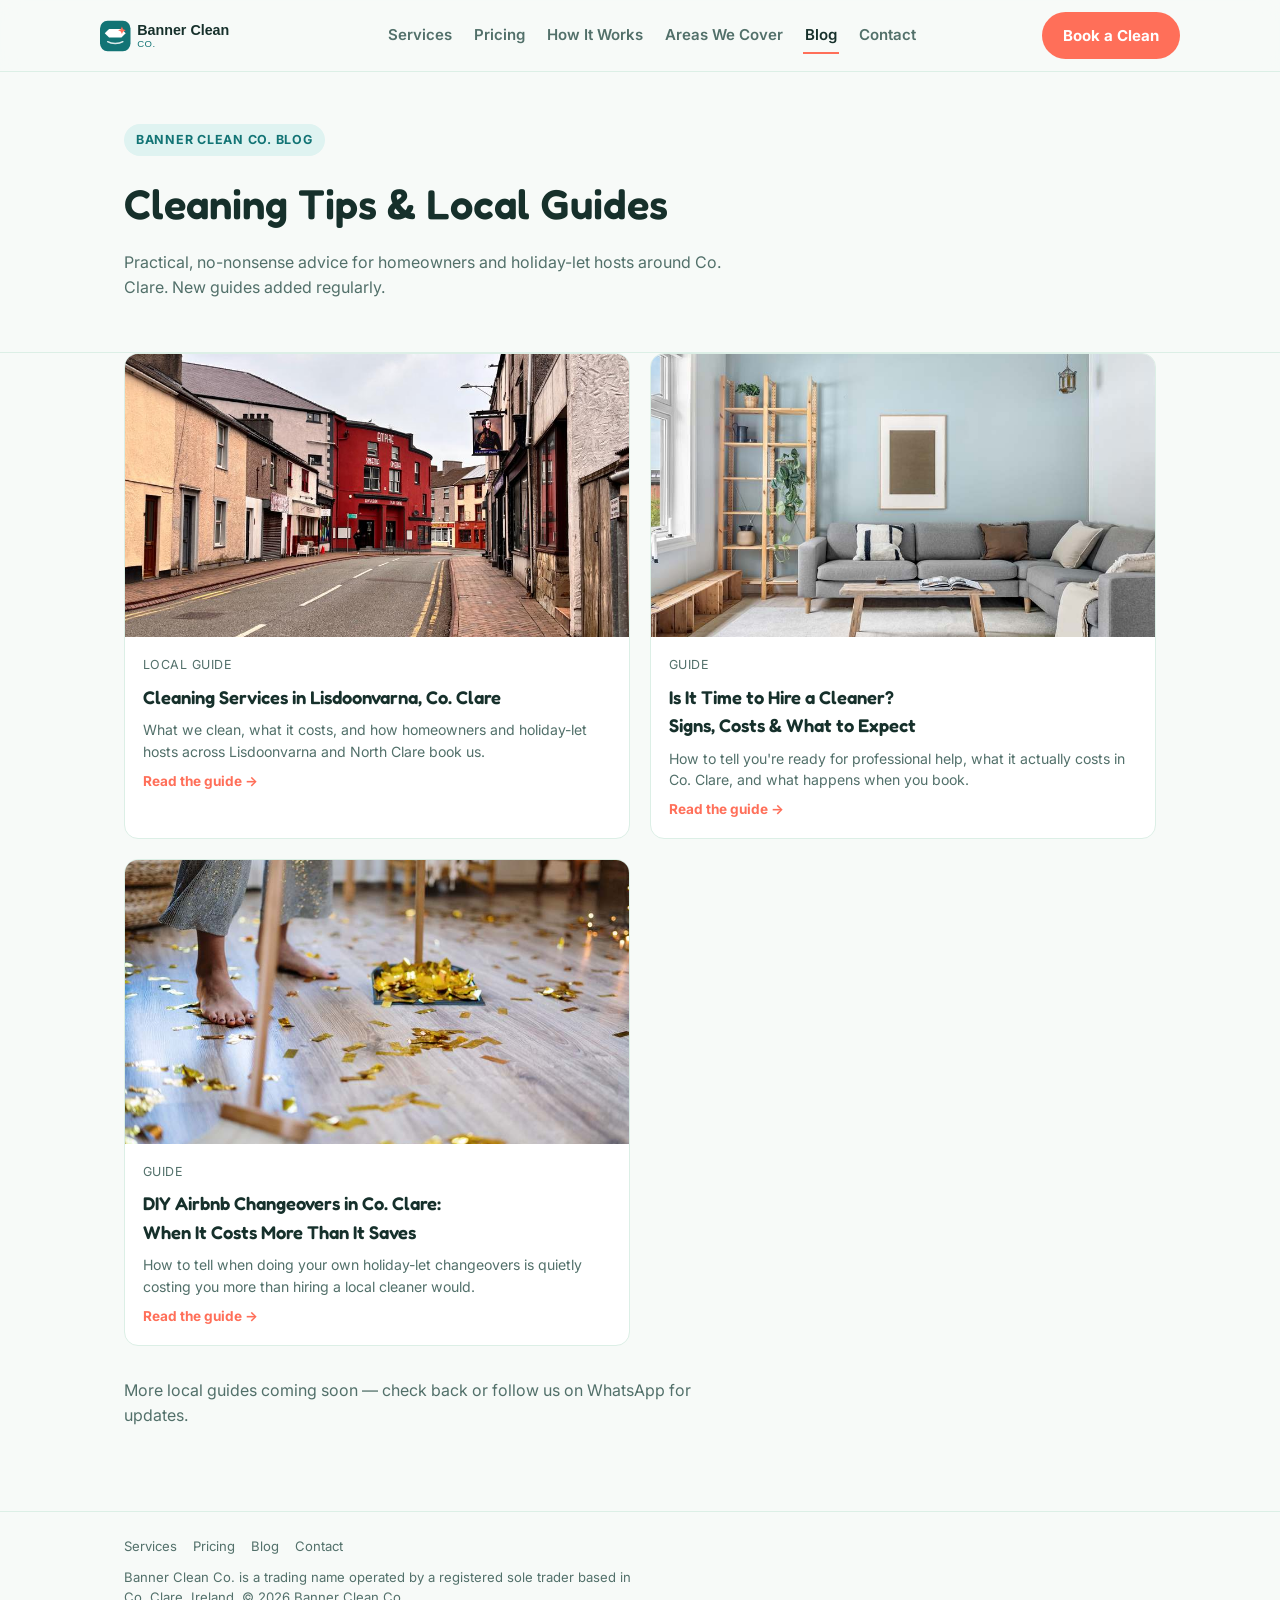
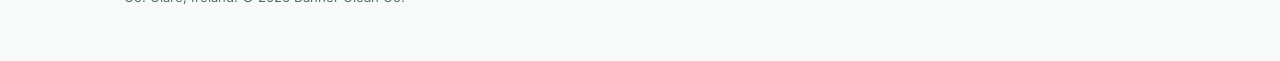
<file: blog/index.html>
<!doctype html>
<html lang="en-IE">
<head>
<meta charset="utf-8">
<meta name="viewport" content="width=device-width, initial-scale=1">
<title>Cleaning Tips &amp; Local Guides | Banner Clean Co. Blog</title>
<meta name="description" content="Practical cleaning tips and local guides for homeowners and holiday-let hosts in Co. Clare, from Banner Clean Co.">
<link rel="canonical" href="https://bannercleanco.net/blog/">
<meta name="robots" content="index, follow">

<meta property="og:type" content="website">
<meta property="og:site_name" content="Banner Clean Co.">
<meta property="og:title" content="Cleaning Tips & Local Guides | Banner Clean Co. Blog">
<meta property="og:description" content="Practical cleaning tips and local guides for homeowners and holiday-let hosts in Co. Clare.">
<meta property="og:url" content="https://bannercleanco.net/blog/">

<link rel="icon" type="image/svg+xml" href="../assets/logo-mark.svg">
<link rel="preconnect" href="https://fonts.googleapis.com">
<link rel="preconnect" href="https://fonts.gstatic.com" crossorigin>
<link href="https://fonts.googleapis.com/css2?family=Fredoka:wght@500;600;700&family=Inter:wght@400;500;600;700&display=swap" rel="stylesheet">
<link rel="stylesheet" href="../assets/style.css">
</head>
<body>

<header class="site">
  <div class="wrap nav">
    <a href="../index.html" class="brand plain">
      <img src="../assets/logo.svg" alt="Banner Clean Co. logo" width="170" height="40">
    </a>
    <nav class="links" id="primaryNav" aria-label="Primary">
      <a href="../index.html#services">Services</a>
      <a href="../index.html#pricing">Pricing</a>
      <a href="../index.html#how-it-works">How It Works</a>
      <a href="../index.html#area">Areas We Cover</a>
      <a href="index.html" class="active">Blog</a>
      <a href="../index.html#contact">Contact</a>
    </nav>
    <div class="nav-actions">
      <a href="../index.html#pricing" class="btn btn-primary">Book a Clean</a>
      <button type="button" id="navToggle" class="nav-toggle" aria-expanded="false" aria-controls="primaryNav" aria-label="Open menu">☰</button>
    </div>
  </div>
</header>

<main>
  <section style="border-top:0; padding-bottom:20px;">
    <div class="wrap">
      <span class="kicker">Banner Clean Co. Blog</span>
      <h1 style="font-size:clamp(1.9rem,4vw,2.6rem);">Cleaning Tips &amp; Local Guides</h1>
      <p class="section-sub" style="margin-top:14px;">Practical, no-nonsense advice for homeowners and holiday-let hosts around Co. Clare. New guides added regularly.</p>
    </div>
  </section>

  <section style="padding-top:0;">
    <div class="wrap">
      <div class="blog-grid">
        <a class="blog-card" href="cleaning-services-lisdoonvarna.html">
          <img class="blog-card-photo" src="[data-uri]" alt="Town street in Lisdoonvarna, Co. Clare" title="Banner Clean Co. — cleaning services in Lisdoonvarna" width="900" height="675" loading="lazy">
          <div class="blog-card-body">
            <div class="blog-meta">Local Guide</div>
            <h2 style="font-size:1.15rem;">Cleaning Services in Lisdoonvarna, Co. Clare</h2>
            <p>What we clean, what it costs, and how homeowners and holiday-let hosts across Lisdoonvarna and North Clare book us.</p>
            <span class="read-more">Read the guide →</span>
          </div>
        </a>
        <a class="blog-card" href="is-it-time-to-hire-a-cleaner-clare.html">
          <img class="blog-card-photo" src="[data-uri]" alt="Bright, tidy living room — the standard of clean Banner Clean Co. delivers across Co. Clare" title="Banner Clean Co. — is it time to hire a cleaner?" width="900" height="600" loading="lazy">
          <div class="blog-card-body">
            <div class="blog-meta">Guide</div>
            <h2 style="font-size:1.15rem;">Is It Time to Hire a Cleaner? Signs, Costs &amp; What to Expect</h2>
            <p>How to tell you're ready for professional help, what it actually costs in Co. Clare, and what happens when you book.</p>
            <span class="read-more">Read the guide →</span>
          </div>
        </a>
        <a class="blog-card" href="airbnb-changeover-cleaning-costs-co-clare.html">
          <img class="blog-card-photo" src="[data-uri]" alt="Sweeping up after a stay — thorough changeover cleaning from Banner Clean Co." title="Banner Clean Co. — Airbnb changeover cleaning" width="900" height="600" loading="lazy">
          <div class="blog-card-body">
            <div class="blog-meta">Guide</div>
            <h2 style="font-size:1.15rem;">DIY Airbnb Changeovers in Co. Clare: When It Costs More Than It Saves</h2>
            <p>How to tell when doing your own holiday-let changeovers is quietly costing you more than hiring a local cleaner would.</p>
            <span class="read-more">Read the guide →</span>
          </div>
        </a>
      </div>
      <p class="section-sub" style="margin-top:32px;">More local guides coming soon — check back or follow us on WhatsApp for updates.</p>
    </div>
  </section>
</main>

<footer class="site" style="padding-bottom:40px;">
  <div class="wrap">
    <div>
      <div class="foot-links">
        <a href="../index.html#services">Services</a>
        <a href="../index.html#pricing">Pricing</a>
        <a href="index.html">Blog</a>
        <a href="../index.html#contact">Contact</a>
      </div>
      <p class="legal">Banner Clean Co. is a trading name operated by a registered sole trader based in Co. Clare, Ireland. &copy; <span id="year"></span> Banner Clean Co.</p>
    </div>
  </div>
</footer>
<script src="../assets/nav.js"></script>
<script>document.getElementById("year").textContent = new Date().getFullYear();</script>
</body>
</html>
</file>
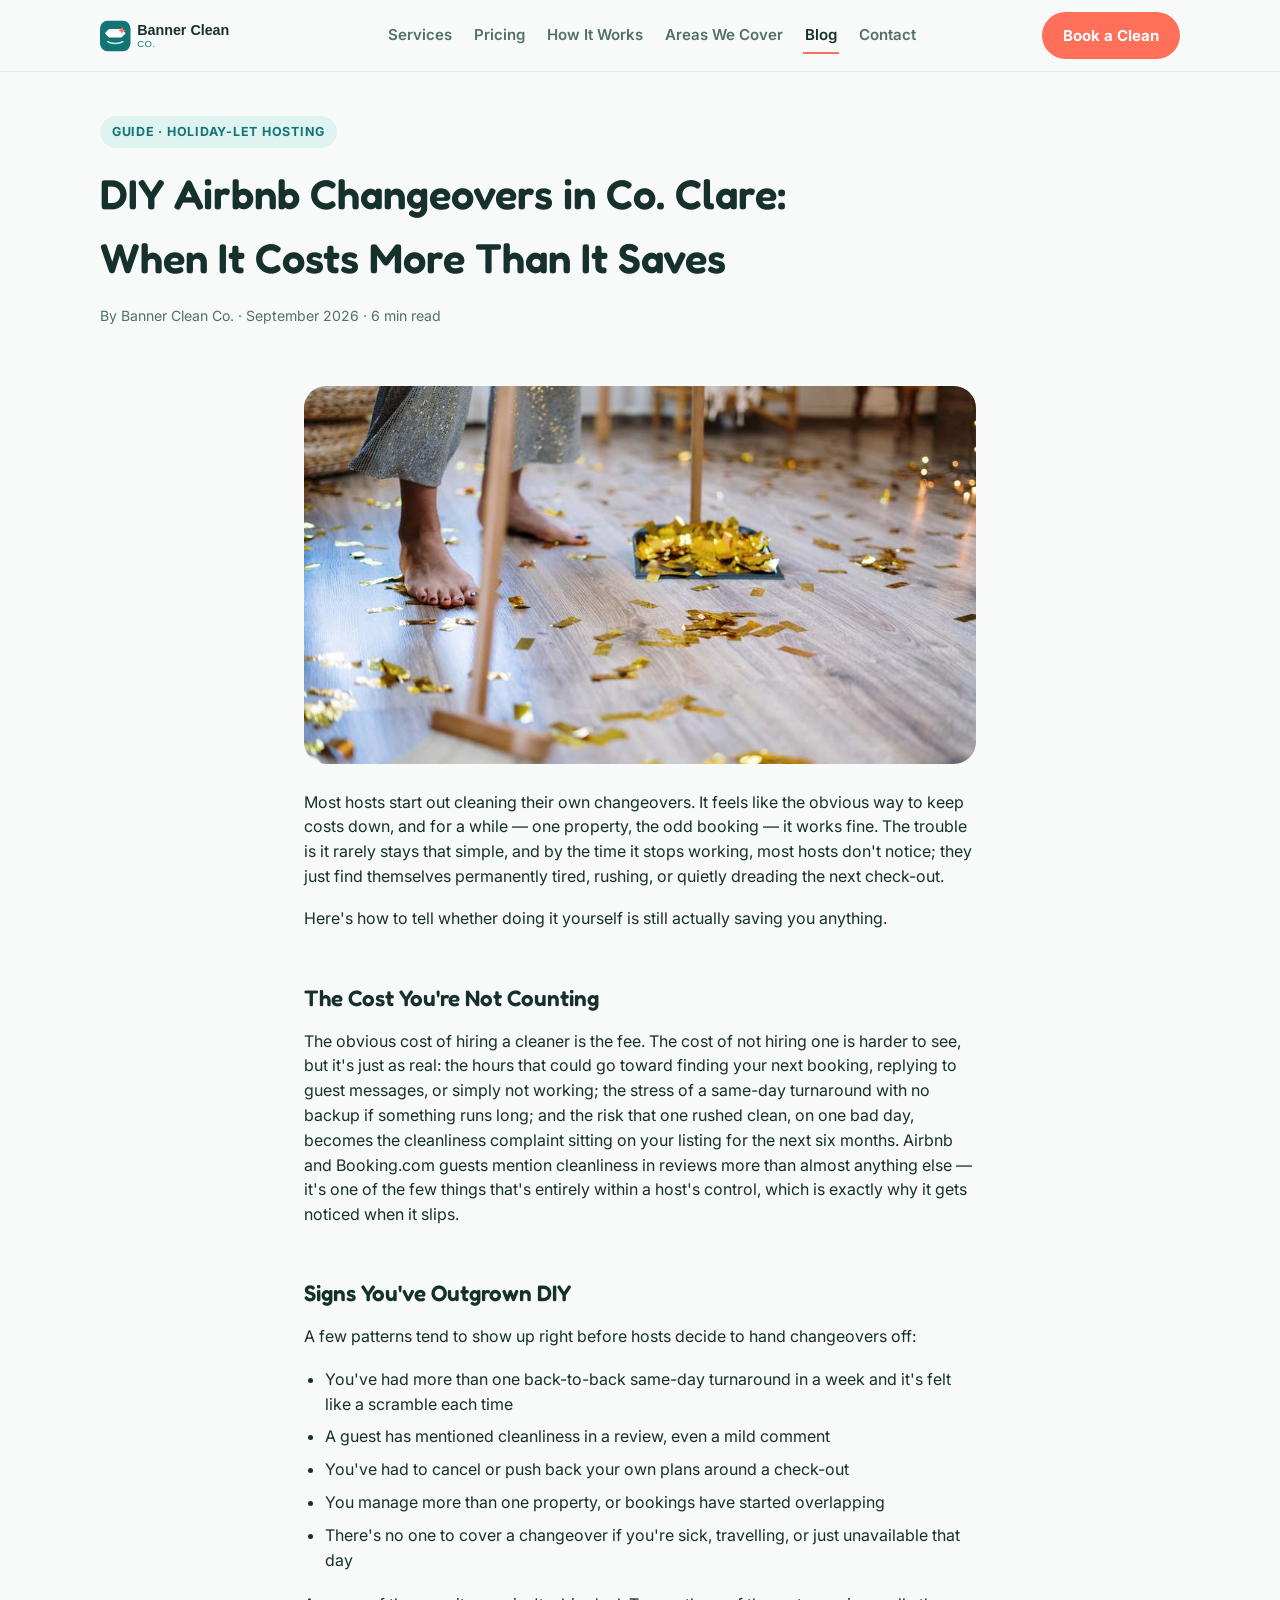
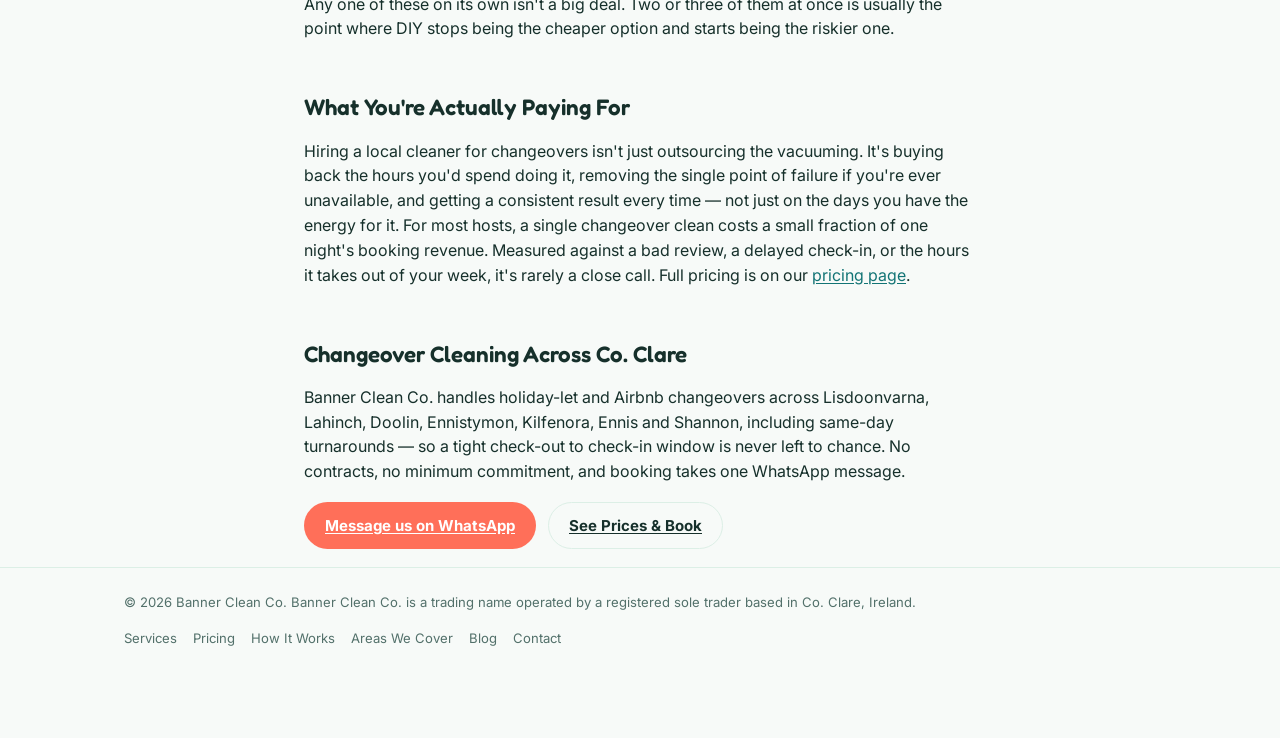
<file: blog/airbnb-changeover-cleaning-costs-co-clare.html>
<!doctype html>
<html lang="en-IE">
<head>
<meta charset="utf-8">
<meta name="viewport" content="width=device-width, initial-scale=1">
<title>DIY Airbnb Changeovers in Co. Clare: When It Costs More Than It Saves | Banner Clean Co.</title>
<meta name="description" content="Still cleaning your own Airbnb or holiday-let changeovers in Co. Clare? Here's how to tell when DIY is quietly costing you more than hiring a local cleaner would.">
<link rel="canonical" href="https://bannercleanco.net/blog/airbnb-changeover-cleaning-costs-co-clare.html">
<meta name="robots" content="index, follow">

<meta property="og:type" content="article">
<meta property="og:site_name" content="Banner Clean Co.">
<meta property="og:title" content="DIY Airbnb Changeovers in Co. Clare: When It Costs More Than It Saves">
<meta property="og:description" content="How to tell when doing your own holiday-let changeovers is quietly costing you more than hiring a local cleaner would.">
<meta property="og:url" content="https://bannercleanco.net/blog/airbnb-changeover-cleaning-costs-co-clare.html">
<meta name="twitter:card" content="summary_large_image">

<link rel="icon" type="image/svg+xml" href="../assets/logo-mark.svg">
<link rel="preconnect" href="https://fonts.googleapis.com">
<link rel="preconnect" href="https://fonts.gstatic.com" crossorigin>
<link href="https://fonts.googleapis.com/css2?family=Fredoka:wght@500;600;700&family=Inter:wght@400;500;600;700&display=swap" rel="stylesheet">
<link rel="stylesheet" href="../assets/style.css">

<script type="application/ld+json">
{
  "@context": "https://schema.org",
  "@type": "Article",
  "headline": "DIY Airbnb Changeovers in Co. Clare: When It Costs More Than It Saves",
  "description": "How to tell when doing your own holiday-let changeovers is quietly costing you more than hiring a local cleaner would.",
  "author": { "@type": "Organization", "name": "Banner Clean Co." },
  "publisher": { "@type": "Organization", "name": "Banner Clean Co." },
  "mainEntityOfPage": "https://bannercleanco.net/blog/airbnb-changeover-cleaning-costs-co-clare.html",
  "datePublished": "2026-09-09"
}
</script>
</head>
<body>

<header class="site">
  <div class="wrap nav">
    <a href="../index.html" class="brand plain">
      <img src="../assets/logo.svg" alt="Banner Clean Co. logo" width="170" height="40">
    </a>
    <nav class="links" id="primaryNav" aria-label="Primary">
      <a href="../index.html#services">Services</a>
      <a href="../index.html#pricing">Pricing</a>
      <a href="../index.html#how-it-works">How It Works</a>
      <a href="../index.html#area">Areas We Cover</a>
      <a href="index.html" class="active">Blog</a>
      <a href="../index.html#contact">Contact</a>
    </nav>
    <div class="nav-actions">
      <a href="../index.html#pricing" class="btn btn-primary">Book a Clean</a>
      <button type="button" id="navToggle" class="nav-toggle" aria-expanded="false" aria-controls="primaryNav" aria-label="Open menu">☰</button>
    </div>
  </div>
</header>

<main>
  <div class="article-head wrap">
    <span class="kicker">Guide · Holiday-Let Hosting</span>
    <h1>DIY Airbnb Changeovers in Co. Clare: When It Costs More Than It Saves</h1>
    <p class="article-meta">By Banner Clean Co. · September 2026 · 6 min read</p>
  </div>

  <article class="wrap prose">

    <img class="article-cover-photo" src="[data-uri]" alt="Sweeping up after a stay — thorough changeover cleaning from Banner Clean Co." title="Banner Clean Co. — Airbnb changeover cleaning" width="900" height="600" loading="lazy">

    <p>Most hosts start out cleaning their own changeovers. It feels like the obvious way to keep costs down, and for a while — one property, the odd booking — it works fine. The trouble is it rarely stays that simple, and by the time it stops working, most hosts don't notice; they just find themselves permanently tired, rushing, or quietly dreading the next check-out.</p>

    <p>Here's how to tell whether doing it yourself is still actually saving you anything.</p>

    <h2>The Cost You're Not Counting</h2>
    <p>The obvious cost of hiring a cleaner is the fee. The cost of not hiring one is harder to see, but it's just as real: the hours that could go toward finding your next booking, replying to guest messages, or simply not working; the stress of a same-day turnaround with no backup if something runs long; and the risk that one rushed clean, on one bad day, becomes the cleanliness complaint sitting on your listing for the next six months. Airbnb and Booking.com guests mention cleanliness in reviews more than almost anything else — it's one of the few things that's entirely within a host's control, which is exactly why it gets noticed when it slips.</p>

    <h2>Signs You've Outgrown DIY</h2>
    <p>A few patterns tend to show up right before hosts decide to hand changeovers off:</p>
    <ul>
      <li>You've had more than one back-to-back same-day turnaround in a week and it's felt like a scramble each time</li>
      <li>A guest has mentioned cleanliness in a review, even a mild comment</li>
      <li>You've had to cancel or push back your own plans around a check-out</li>
      <li>You manage more than one property, or bookings have started overlapping</li>
      <li>There's no one to cover a changeover if you're sick, travelling, or just unavailable that day</li>
    </ul>
    <p>Any one of these on its own isn't a big deal. Two or three of them at once is usually the point where DIY stops being the cheaper option and starts being the riskier one.</p>

    <h2>What You're Actually Paying For</h2>
    <p>Hiring a local cleaner for changeovers isn't just outsourcing the vacuuming. It's buying back the hours you'd spend doing it, removing the single point of failure if you're ever unavailable, and getting a consistent result every time — not just on the days you have the energy for it. For most hosts, a single changeover clean costs a small fraction of one night's booking revenue. Measured against a bad review, a delayed check-in, or the hours it takes out of your week, it's rarely a close call. Full pricing is on our <a href="../index.html#pricing">pricing page</a>.</p>

    <h2>Changeover Cleaning Across Co. Clare</h2>
    <p>Banner Clean Co. handles holiday-let and Airbnb changeovers across Lisdoonvarna, Lahinch, Doolin, Ennistymon, Kilfenora, Ennis and Shannon, including same-day turnarounds — so a tight check-out to check-in window is never left to chance. No contracts, no minimum commitment, and booking takes one WhatsApp message.</p>

    <p><a class="btn btn-primary" href="https://wa.me/353899721947">Message us on WhatsApp</a> &nbsp; <a class="btn btn-ghost" href="../index.html#pricing">See Prices &amp; Book</a></p>

  </article>
</main>

<footer class="site">
  <div class="wrap">
    <div>&copy; 2026 Banner Clean Co. Banner Clean Co. is a trading name operated by a registered sole trader based in Co. Clare, Ireland.</div>
    <nav class="foot-links" aria-label="Footer">
      <a href="../index.html#services">Services</a>
      <a href="../index.html#pricing">Pricing</a>
      <a href="../index.html#how-it-works">How It Works</a>
      <a href="../index.html#area">Areas We Cover</a>
      <a href="index.html">Blog</a>
      <a href="../index.html#contact">Contact</a>
    </nav>
  </div>
</footer>

<script>
  (function () {
    var navToggle = document.getElementById('navToggle');
    var primaryNav = document.getElementById('primaryNav');
    if (navToggle && primaryNav) {
      navToggle.addEventListener('click', function () {
        var isOpen = primaryNav.classList.toggle('open');
        navToggle.setAttribute('aria-expanded', isOpen ? 'true' : 'false');
      });
    }
  })();
</script>

</body>
</html>
</file>
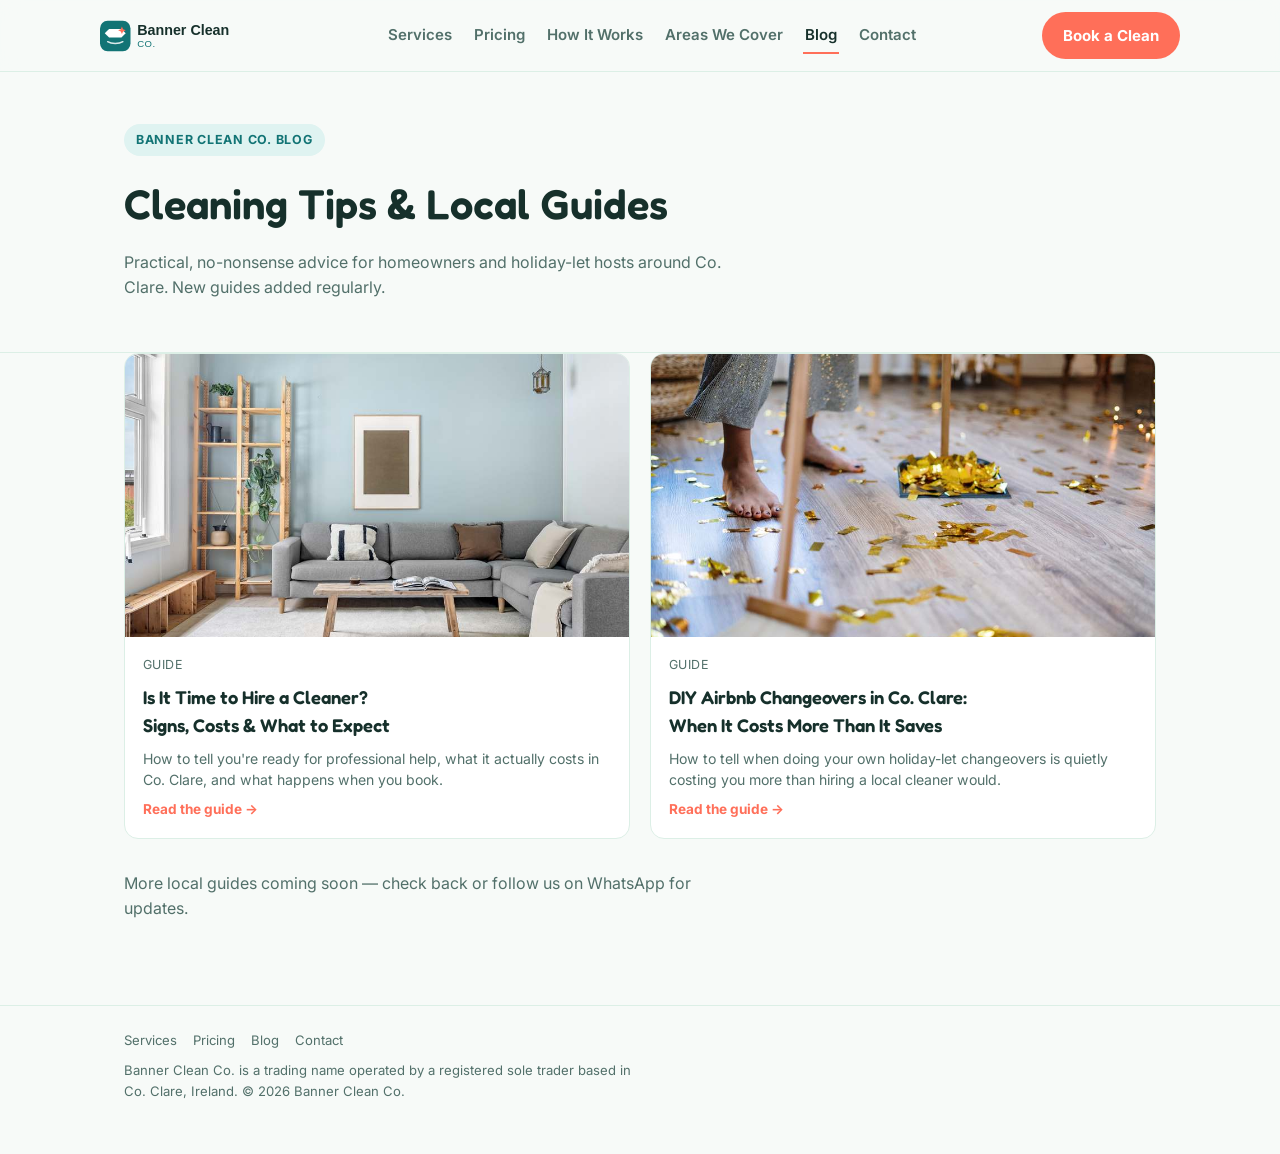
<file: blog/blog-index-updated (3).html>
<!doctype html>
<html lang="en-IE">
<head>
<meta charset="utf-8">
<meta name="viewport" content="width=device-width, initial-scale=1">
<title>Cleaning Tips &amp; Local Guides | Banner Clean Co. Blog</title>
<meta name="description" content="Practical cleaning tips and local guides for homeowners and holiday-let hosts in Co. Clare, from Banner Clean Co.">
<link rel="canonical" href="https://bannercleanco.net/blog/">
<meta name="robots" content="index, follow">

<meta property="og:type" content="website">
<meta property="og:site_name" content="Banner Clean Co.">
<meta property="og:title" content="Cleaning Tips & Local Guides | Banner Clean Co. Blog">
<meta property="og:description" content="Practical cleaning tips and local guides for homeowners and holiday-let hosts in Co. Clare.">
<meta property="og:url" content="https://bannercleanco.net/blog/">

<link rel="icon" type="image/svg+xml" href="../assets/logo-mark.svg">
<link rel="preconnect" href="https://fonts.googleapis.com">
<link rel="preconnect" href="https://fonts.gstatic.com" crossorigin>
<link href="https://fonts.googleapis.com/css2?family=Fredoka:wght@500;600;700&family=Inter:wght@400;500;600;700&display=swap" rel="stylesheet">
<link rel="stylesheet" href="../assets/style.css">
</head>
<body>

<header class="site">
  <div class="wrap nav">
    <a href="../index.html" class="brand plain">
      <img src="../assets/logo.svg" alt="Banner Clean Co. logo" width="170" height="40">
    </a>
    <nav class="links" id="primaryNav" aria-label="Primary">
      <a href="../index.html#services">Services</a>
      <a href="../index.html#pricing">Pricing</a>
      <a href="../index.html#how-it-works">How It Works</a>
      <a href="../index.html#area">Areas We Cover</a>
      <a href="index.html" class="active">Blog</a>
      <a href="../index.html#contact">Contact</a>
    </nav>
    <div class="nav-actions">
      <a href="../index.html#pricing" class="btn btn-primary">Book a Clean</a>
      <button type="button" id="navToggle" class="nav-toggle" aria-expanded="false" aria-controls="primaryNav" aria-label="Open menu">☰</button>
    </div>
  </div>
</header>

<main>
  <section style="border-top:0; padding-bottom:20px;">
    <div class="wrap">
      <span class="kicker">Banner Clean Co. Blog</span>
      <h1 style="font-size:clamp(1.9rem,4vw,2.6rem);">Cleaning Tips &amp; Local Guides</h1>
      <p class="section-sub" style="margin-top:14px;">Practical, no-nonsense advice for homeowners and holiday-let hosts around Co. Clare. New guides added regularly.</p>
    </div>
  </section>

  <section style="padding-top:0;">
    <div class="wrap">
      <div class="blog-grid">
        <a class="blog-card" href="is-it-time-to-hire-a-cleaner-clare.html">
          <img class="blog-card-photo" src="[data-uri]" alt="Bright, tidy living room — the standard of clean Banner Clean Co. delivers across Co. Clare" title="Banner Clean Co. — is it time to hire a cleaner?" width="900" height="600" loading="lazy">
          <div class="blog-card-body">
            <div class="blog-meta">Guide</div>
            <h2 style="font-size:1.15rem;">Is It Time to Hire a Cleaner? Signs, Costs &amp; What to Expect</h2>
            <p>How to tell you're ready for professional help, what it actually costs in Co. Clare, and what happens when you book.</p>
            <span class="read-more">Read the guide →</span>
          </div>
        </a>
        <a class="blog-card" href="airbnb-changeover-cleaning-costs-co-clare.html">
          <img class="blog-card-photo" src="[data-uri]" alt="Sweeping up after a stay — thorough changeover cleaning from Banner Clean Co." title="Banner Clean Co. — Airbnb changeover cleaning" width="900" height="600" loading="lazy">
          <div class="blog-card-body">
            <div class="blog-meta">Guide</div>
            <h2 style="font-size:1.15rem;">DIY Airbnb Changeovers in Co. Clare: When It Costs More Than It Saves</h2>
            <p>How to tell when doing your own holiday-let changeovers is quietly costing you more than hiring a local cleaner would.</p>
            <span class="read-more">Read the guide →</span>
          </div>
        </a>
      </div>
      <p class="section-sub" style="margin-top:32px;">More local guides coming soon — check back or follow us on WhatsApp for updates.</p>
    </div>
  </section>
</main>

<footer class="site" style="padding-bottom:40px;">
  <div class="wrap">
    <div>
      <div class="foot-links">
        <a href="../index.html#services">Services</a>
        <a href="../index.html#pricing">Pricing</a>
        <a href="index.html">Blog</a>
        <a href="../index.html#contact">Contact</a>
      </div>
      <p class="legal">Banner Clean Co. is a trading name operated by a registered sole trader based in Co. Clare, Ireland. &copy; <span id="year"></span> Banner Clean Co.</p>
    </div>
  </div>
</footer>
<script src="../assets/nav.js"></script>
<script>document.getElementById("year").textContent = new Date().getFullYear();</script>
</body>
</html>
</file>
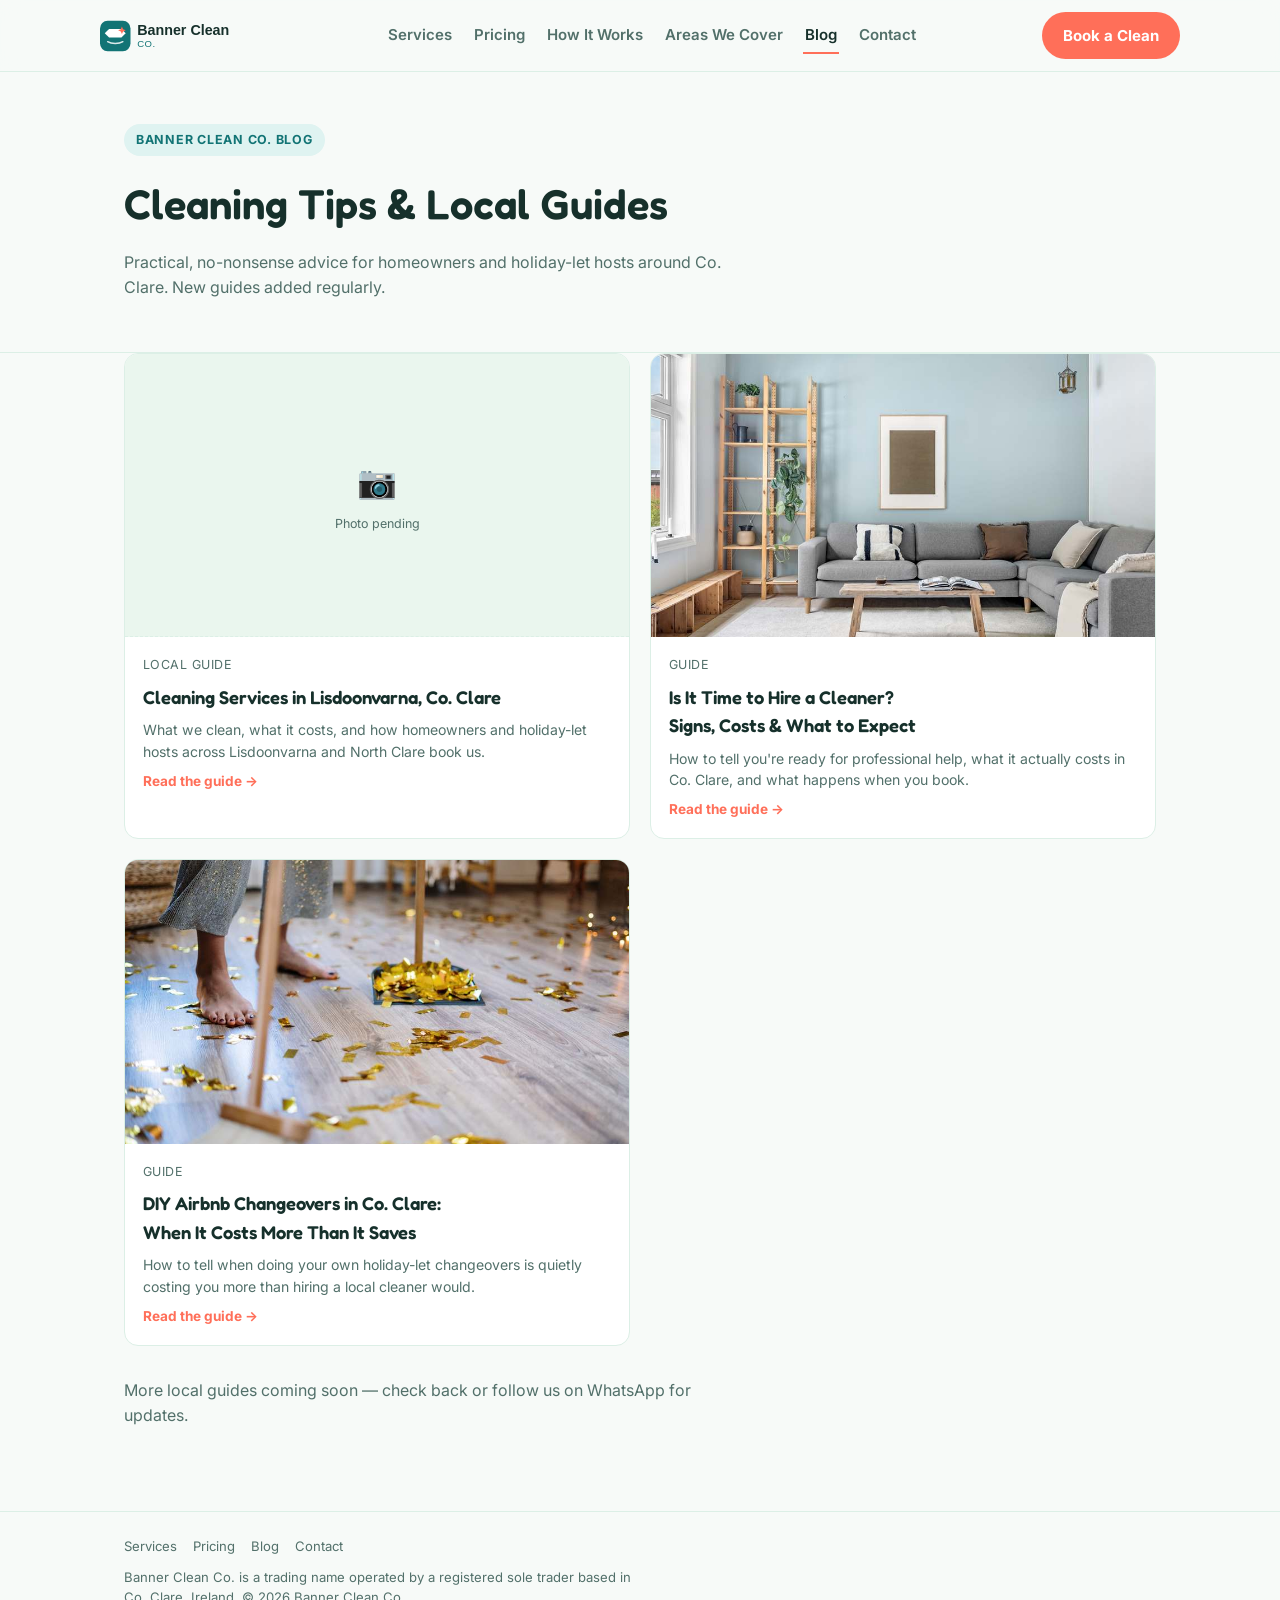
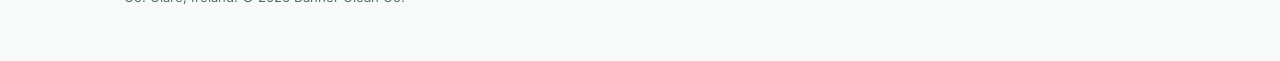
<file: blog/blog-index.html>
<!doctype html>
<html lang="en-IE">
<head>
<meta charset="utf-8">
<meta name="viewport" content="width=device-width, initial-scale=1">
<title>Cleaning Tips &amp; Local Guides | Banner Clean Co. Blog</title>
<meta name="description" content="Practical cleaning tips and local guides for homeowners and holiday-let hosts in Co. Clare, from Banner Clean Co.">
<link rel="canonical" href="https://bannercleanco.net/blog/">
<meta name="robots" content="index, follow">

<meta property="og:type" content="website">
<meta property="og:site_name" content="Banner Clean Co.">
<meta property="og:title" content="Cleaning Tips & Local Guides | Banner Clean Co. Blog">
<meta property="og:description" content="Practical cleaning tips and local guides for homeowners and holiday-let hosts in Co. Clare.">
<meta property="og:url" content="https://bannercleanco.net/blog/">

<link rel="icon" type="image/svg+xml" href="../assets/logo-mark.svg">
<link rel="preconnect" href="https://fonts.googleapis.com">
<link rel="preconnect" href="https://fonts.gstatic.com" crossorigin>
<link href="https://fonts.googleapis.com/css2?family=Fredoka:wght@500;600;700&family=Inter:wght@400;500;600;700&display=swap" rel="stylesheet">
<link rel="stylesheet" href="../assets/style.css">
</head>
<body>

<header class="site">
  <div class="wrap nav">
    <a href="../index.html" class="brand plain">
      <img src="../assets/logo.svg" alt="Banner Clean Co. logo" width="170" height="40">
    </a>
    <nav class="links" id="primaryNav" aria-label="Primary">
      <a href="../index.html#services">Services</a>
      <a href="../index.html#pricing">Pricing</a>
      <a href="../index.html#how-it-works">How It Works</a>
      <a href="../index.html#area">Areas We Cover</a>
      <a href="index.html" class="active">Blog</a>
      <a href="../index.html#contact">Contact</a>
    </nav>
    <div class="nav-actions">
      <a href="../index.html#pricing" class="btn btn-primary">Book a Clean</a>
      <button type="button" id="navToggle" class="nav-toggle" aria-expanded="false" aria-controls="primaryNav" aria-label="Open menu">☰</button>
    </div>
  </div>
</header>

<main>
  <section style="border-top:0; padding-bottom:20px;">
    <div class="wrap">
      <span class="kicker">Banner Clean Co. Blog</span>
      <h1 style="font-size:clamp(1.9rem,4vw,2.6rem);">Cleaning Tips &amp; Local Guides</h1>
      <p class="section-sub" style="margin-top:14px;">Practical, no-nonsense advice for homeowners and holiday-let hosts around Co. Clare. New guides added regularly.</p>
    </div>
  </section>

  <section style="padding-top:0;">
    <div class="wrap">
      <div class="blog-grid">
        <a class="blog-card" href="cleaning-services-lisdoonvarna.html">
          <div class="img-placeholder" style="border-radius:0; border-width:0 0 1px; aspect-ratio:16/9;">
            <span class="ph-icon">📷</span>
            <small>Photo pending</small>
          </div>
          <div class="blog-card-body">
            <div class="blog-meta">Local Guide</div>
            <h2 style="font-size:1.15rem;">Cleaning Services in Lisdoonvarna, Co. Clare</h2>
            <p>What we clean, what it costs, and how homeowners and holiday-let hosts across Lisdoonvarna and North Clare book us.</p>
            <span class="read-more">Read the guide →</span>
          </div>
        </a>
        <a class="blog-card" href="is-it-time-to-hire-a-cleaner-clare.html">
          <img class="blog-card-photo" src="[data-uri]" alt="Bright, tidy living room — the standard of clean Banner Clean Co. delivers across Co. Clare" title="Banner Clean Co. — is it time to hire a cleaner?" width="900" height="600" loading="lazy">
          <div class="blog-card-body">
            <div class="blog-meta">Guide</div>
            <h2 style="font-size:1.15rem;">Is It Time to Hire a Cleaner? Signs, Costs &amp; What to Expect</h2>
            <p>How to tell you're ready for professional help, what it actually costs in Co. Clare, and what happens when you book.</p>
            <span class="read-more">Read the guide →</span>
          </div>
        </a>
        <a class="blog-card" href="airbnb-changeover-cleaning-costs-co-clare.html">
          <img class="blog-card-photo" src="[data-uri]" alt="Sweeping up after a stay — thorough changeover cleaning from Banner Clean Co." title="Banner Clean Co. — Airbnb changeover cleaning" width="900" height="600" loading="lazy">
          <div class="blog-card-body">
            <div class="blog-meta">Guide</div>
            <h2 style="font-size:1.15rem;">DIY Airbnb Changeovers in Co. Clare: When It Costs More Than It Saves</h2>
            <p>How to tell when doing your own holiday-let changeovers is quietly costing you more than hiring a local cleaner would.</p>
            <span class="read-more">Read the guide →</span>
          </div>
        </a>
      </div>
      <p class="section-sub" style="margin-top:32px;">More local guides coming soon — check back or follow us on WhatsApp for updates.</p>
    </div>
  </section>
</main>

<footer class="site" style="padding-bottom:40px;">
  <div class="wrap">
    <div>
      <div class="foot-links">
        <a href="../index.html#services">Services</a>
        <a href="../index.html#pricing">Pricing</a>
        <a href="index.html">Blog</a>
        <a href="../index.html#contact">Contact</a>
      </div>
      <p class="legal">Banner Clean Co. is a trading name operated by a registered sole trader based in Co. Clare, Ireland. &copy; <span id="year"></span> Banner Clean Co.</p>
    </div>
  </div>
</footer>
<script src="../assets/nav.js"></script>
<script>document.getElementById("year").textContent = new Date().getFullYear();</script>
</body>
</html>
</file>
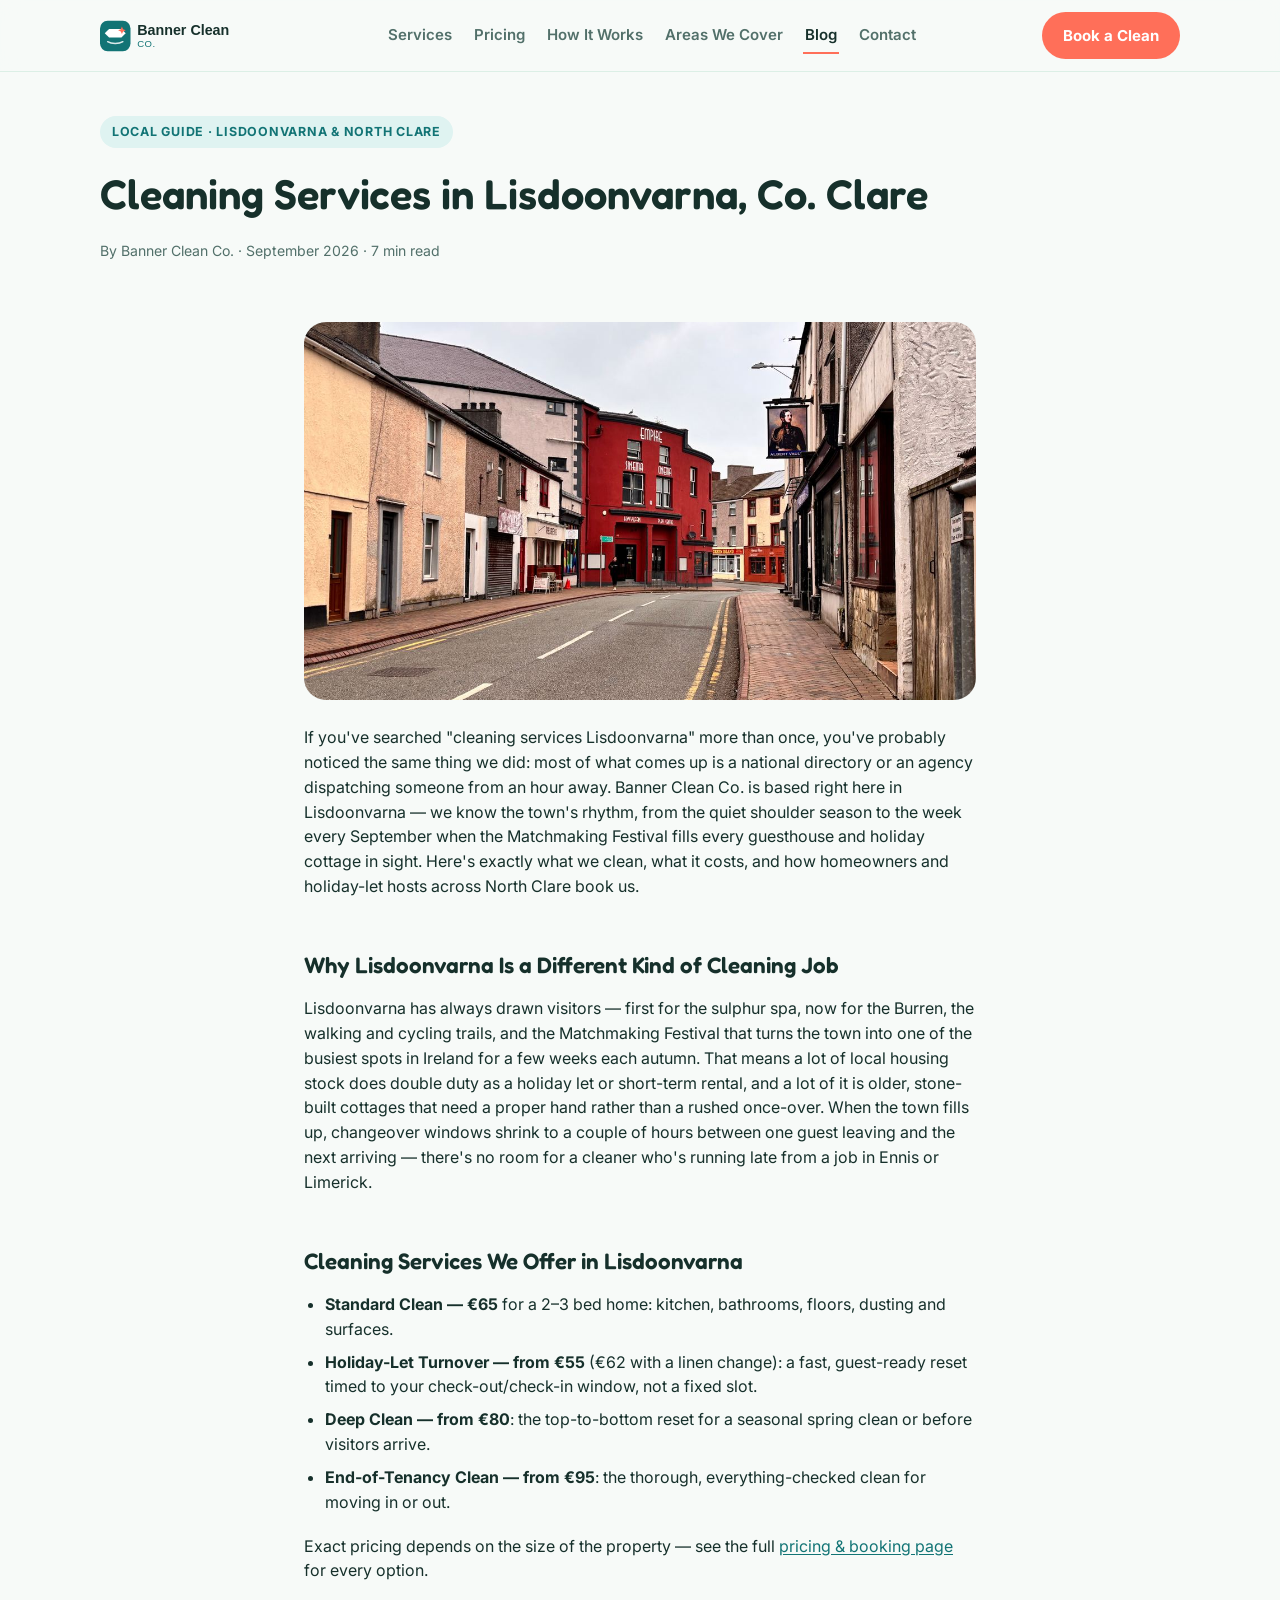
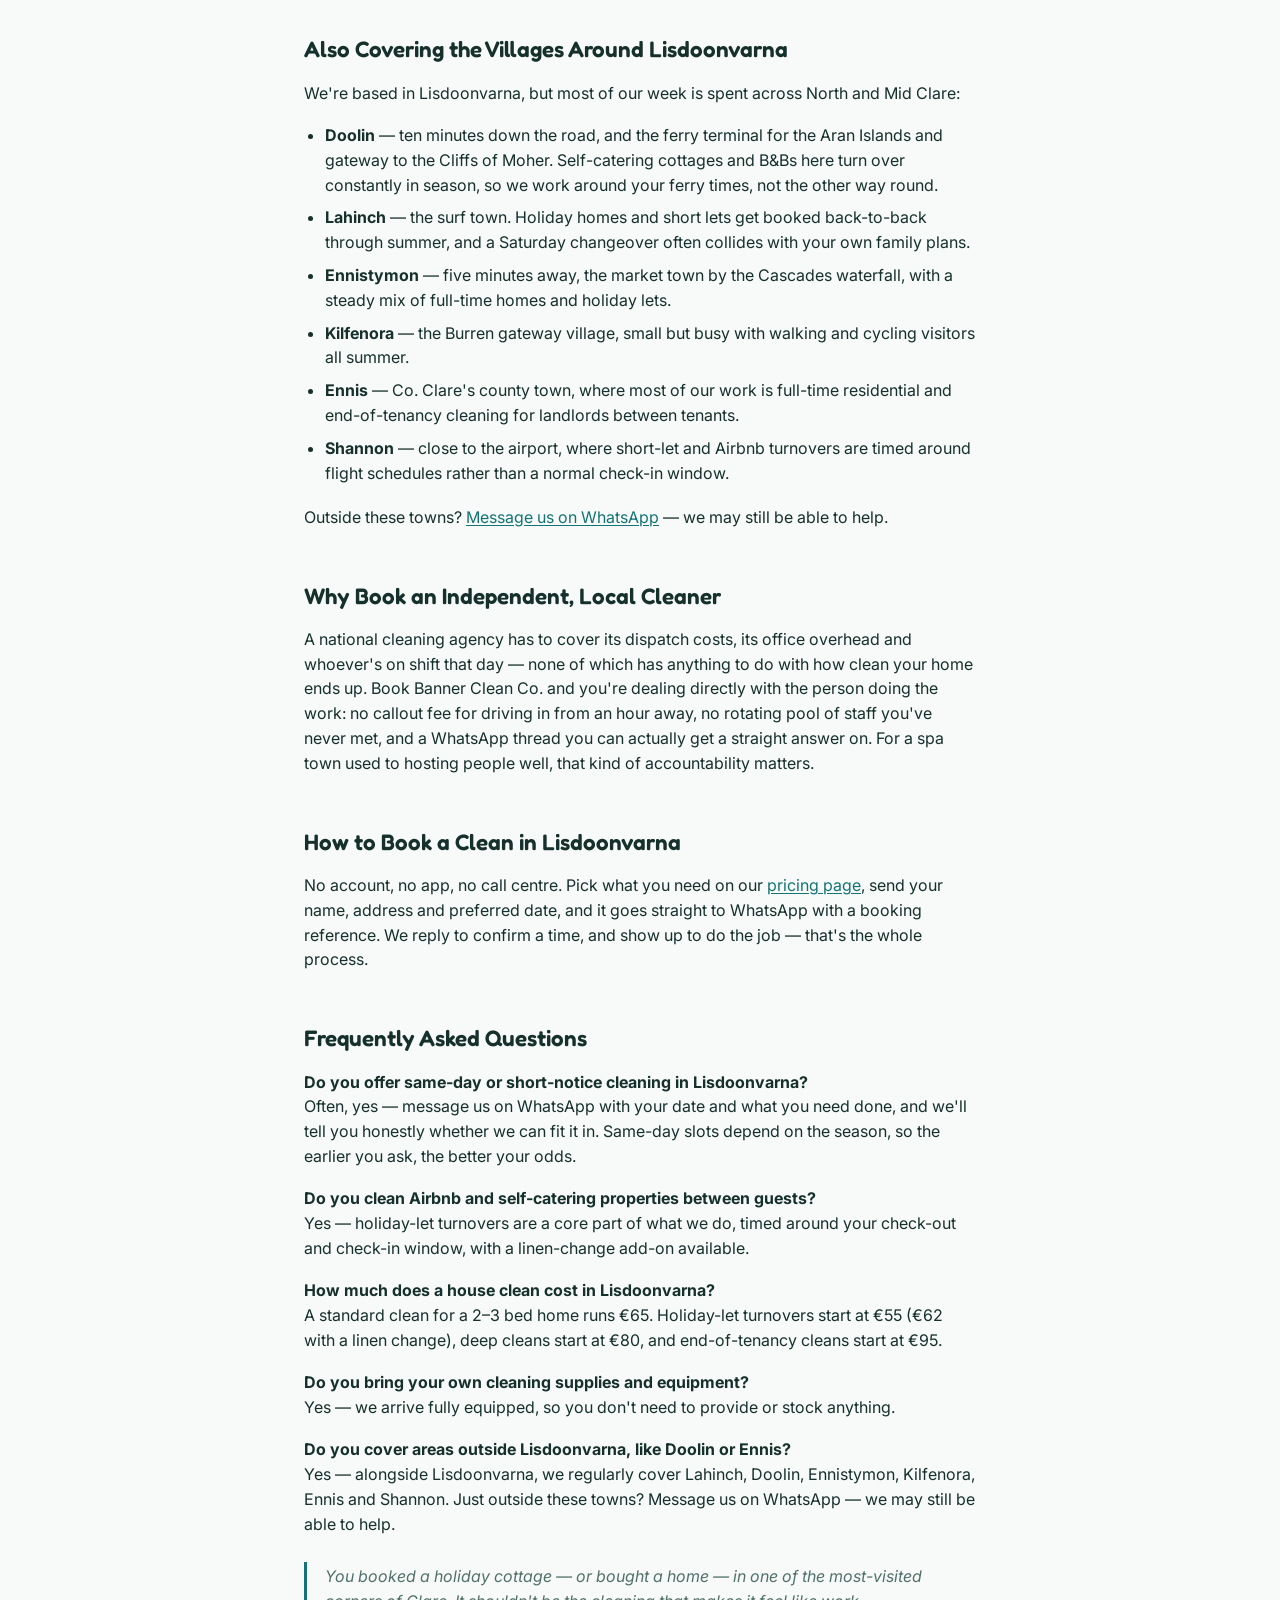
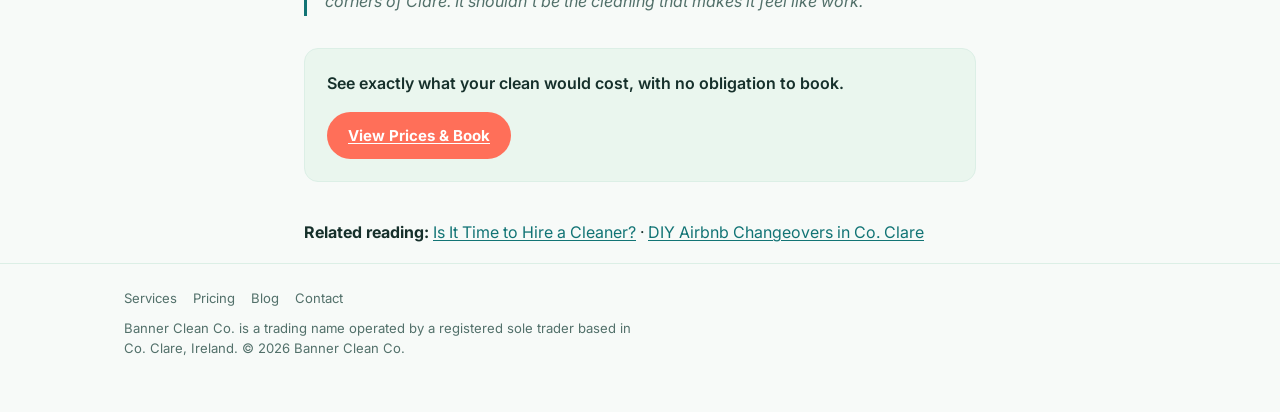
<file: blog/cleaning-services-lisdoonvarna.html>
<!doctype html>
<html lang="en-IE">
<head>
<meta charset="utf-8">
<meta name="viewport" content="width=device-width, initial-scale=1">
<title>Cleaning Services in Lisdoonvarna, Co. Clare | Banner Clean Co.</title>
<meta name="description" content="Reliable cleaning services in Lisdoonvarna, Co. Clare — homes, holiday lets and Airbnb turnovers. See prices, coverage and how to book with Banner Clean Co.">
<link rel="canonical" href="https://bannercleanco.net/blog/cleaning-services-lisdoonvarna.html">
<meta name="robots" content="index, follow">

<meta property="og:type" content="article">
<meta property="og:site_name" content="Banner Clean Co.">
<meta property="og:title" content="Cleaning Services in Lisdoonvarna, Co. Clare">
<meta property="og:description" content="Local home and holiday-let cleaning in Lisdoonvarna and North Clare — prices, coverage and how to book with Banner Clean Co.">
<meta property="og:url" content="https://bannercleanco.net/blog/cleaning-services-lisdoonvarna.html">
<meta name="twitter:card" content="summary_large_image">

<link rel="icon" type="image/svg+xml" href="../assets/logo-mark.svg">
<link rel="preconnect" href="https://fonts.googleapis.com">
<link rel="preconnect" href="https://fonts.gstatic.com" crossorigin>
<link href="https://fonts.googleapis.com/css2?family=Fredoka:wght@500;600;700&family=Inter:wght@400;500;600;700&display=swap" rel="stylesheet">
<link rel="stylesheet" href="../assets/style.css">

<script type="application/ld+json">
{
  "@context": "https://schema.org",
  "@type": "Article",
  "headline": "Cleaning Services in Lisdoonvarna, Co. Clare",
  "description": "Local home and holiday-let cleaning in Lisdoonvarna and North Clare — prices, coverage and how to book with Banner Clean Co.",
  "author": { "@type": "Organization", "name": "Banner Clean Co." },
  "publisher": { "@type": "Organization", "name": "Banner Clean Co." },
  "mainEntityOfPage": "https://bannercleanco.net/blog/cleaning-services-lisdoonvarna.html",
  "datePublished": "2026-09-15"
}
</script>
<script type="application/ld+json">
{
  "@context": "https://schema.org",
  "@type": "FAQPage",
  "mainEntity": [
    {
      "@type": "Question",
      "name": "Do you offer same-day or short-notice cleaning in Lisdoonvarna?",
      "acceptedAnswer": { "@type": "Answer", "text": "Often, yes — message us on WhatsApp with your date and what you need done, and we'll tell you honestly whether we can fit it in. Same-day slots depend on the season, so the earlier you ask, the better your odds." }
    },
    {
      "@type": "Question",
      "name": "Do you clean Airbnb and self-catering properties between guests?",
      "acceptedAnswer": { "@type": "Answer", "text": "Yes — holiday-let turnovers are a core part of what we do, timed around your check-out and check-in window rather than a fixed slot, with a linen-change add-on available." }
    },
    {
      "@type": "Question",
      "name": "How much does a house clean cost in Lisdoonvarna?",
      "acceptedAnswer": { "@type": "Answer", "text": "A standard clean for a 2–3 bed home runs €65. Holiday-let turnovers start at €55 (€62 with a linen change), deep cleans start at €80, and end-of-tenancy cleans start at €95. Exact pricing depends on the size of the property." }
    },
    {
      "@type": "Question",
      "name": "Do you bring your own cleaning supplies and equipment?",
      "acceptedAnswer": { "@type": "Answer", "text": "Yes, we arrive fully equipped — you don't need to provide or stock anything." }
    },
    {
      "@type": "Question",
      "name": "Do you cover areas outside Lisdoonvarna, like Doolin or Ennis?",
      "acceptedAnswer": { "@type": "Answer", "text": "Yes — alongside Lisdoonvarna, we regularly cover Lahinch, Doolin, Ennistymon, Kilfenora, Ennis and Shannon. If you're just outside these towns, message us on WhatsApp — we may still be able to help." }
    }
  ]
}
</script>
</head>
<body>

<header class="site">
  <div class="wrap nav">
    <a href="../index.html" class="brand plain">
      <img src="../assets/logo.svg" alt="Banner Clean Co. logo" width="170" height="40">
    </a>
    <nav class="links" id="primaryNav" aria-label="Primary">
      <a href="../index.html#services">Services</a>
      <a href="../index.html#pricing">Pricing</a>
      <a href="../index.html#how-it-works">How It Works</a>
      <a href="../index.html#area">Areas We Cover</a>
      <a href="index.html" class="active">Blog</a>
      <a href="../index.html#contact">Contact</a>
    </nav>
    <div class="nav-actions">
      <a href="../index.html#pricing" class="btn btn-primary">Book a Clean</a>
      <button type="button" id="navToggle" class="nav-toggle" aria-expanded="false" aria-controls="primaryNav" aria-label="Open menu">☰</button>
    </div>
  </div>
</header>

<main>
  <div class="article-head wrap">
    <span class="kicker">Local Guide · Lisdoonvarna &amp; North Clare</span>
    <h1>Cleaning Services in Lisdoonvarna, Co. Clare</h1>
    <p class="article-meta">By Banner Clean Co. · September 2026 · 7 min read</p>
  </div>

  <article class="wrap prose">

<img class="article-cover-photo" src="[data-uri]" width="1200" height="900" alt="Town street in Lisdoonvarna, Co. Clare, near where Banner Clean Co. is based" title="Banner Clean Co. — cleaning services in Lisdoonvarna" loading="eager">

    <p>If you've searched "cleaning services Lisdoonvarna" more than once, you've probably noticed the same thing we did: most of what comes up is a national directory or an agency dispatching someone from an hour away. Banner Clean Co. is based right here in Lisdoonvarna — we know the town's rhythm, from the quiet shoulder season to the week every September when the Matchmaking Festival fills every guesthouse and holiday cottage in sight. Here's exactly what we clean, what it costs, and how homeowners and holiday-let hosts across North Clare book us.</p>

    <h2>Why Lisdoonvarna Is a Different Kind of Cleaning Job</h2>
    <p>Lisdoonvarna has always drawn visitors — first for the sulphur spa, now for the Burren, the walking and cycling trails, and the Matchmaking Festival that turns the town into one of the busiest spots in Ireland for a few weeks each autumn. That means a lot of local housing stock does double duty as a holiday let or short-term rental, and a lot of it is older, stone-built cottages that need a proper hand rather than a rushed once-over. When the town fills up, changeover windows shrink to a couple of hours between one guest leaving and the next arriving — there's no room for a cleaner who's running late from a job in Ennis or Limerick.</p>

    <h2>Cleaning Services We Offer in Lisdoonvarna</h2>
    <ul>
      <li><strong>Standard Clean — €65</strong> for a 2–3 bed home: kitchen, bathrooms, floors, dusting and surfaces.</li>
      <li><strong>Holiday-Let Turnover — from €55</strong> (€62 with a linen change): a fast, guest-ready reset timed to your check-out/check-in window, not a fixed slot.</li>
      <li><strong>Deep Clean — from €80</strong>: the top-to-bottom reset for a seasonal spring clean or before visitors arrive.</li>
      <li><strong>End-of-Tenancy Clean — from €95</strong>: the thorough, everything-checked clean for moving in or out.</li>
    </ul>
    <p>Exact pricing depends on the size of the property — see the full <a href="../index.html#pricing">pricing &amp; booking page</a> for every option.</p>

    <h2>Also Covering the Villages Around Lisdoonvarna</h2>
    <p>We're based in Lisdoonvarna, but most of our week is spent across North and Mid Clare:</p>
    <ul>
      <li><strong>Doolin</strong> — ten minutes down the road, and the ferry terminal for the Aran Islands and gateway to the Cliffs of Moher. Self-catering cottages and B&amp;Bs here turn over constantly in season, so we work around your ferry times, not the other way round.</li>
      <li><strong>Lahinch</strong> — the surf town. Holiday homes and short lets get booked back-to-back through summer, and a Saturday changeover often collides with your own family plans.</li>
      <li><strong>Ennistymon</strong> — five minutes away, the market town by the Cascades waterfall, with a steady mix of full-time homes and holiday lets.</li>
      <li><strong>Kilfenora</strong> — the Burren gateway village, small but busy with walking and cycling visitors all summer.</li>
      <li><strong>Ennis</strong> — Co. Clare's county town, where most of our work is full-time residential and end-of-tenancy cleaning for landlords between tenants.</li>
      <li><strong>Shannon</strong> — close to the airport, where short-let and Airbnb turnovers are timed around flight schedules rather than a normal check-in window.</li>
    </ul>
    <p>Outside these towns? <a href="../index.html#contact">Message us on WhatsApp</a> — we may still be able to help.</p>

    <h2>Why Book an Independent, Local Cleaner</h2>
    <p>A national cleaning agency has to cover its dispatch costs, its office overhead and whoever's on shift that day — none of which has anything to do with how clean your home ends up. Book Banner Clean Co. and you're dealing directly with the person doing the work: no callout fee for driving in from an hour away, no rotating pool of staff you've never met, and a WhatsApp thread you can actually get a straight answer on. For a spa town used to hosting people well, that kind of accountability matters.</p>

    <h2>How to Book a Clean in Lisdoonvarna</h2>
    <p>No account, no app, no call centre. Pick what you need on our <a href="../index.html#pricing">pricing page</a>, send your name, address and preferred date, and it goes straight to WhatsApp with a booking reference. We reply to confirm a time, and show up to do the job — that's the whole process.</p>

    <h2>Frequently Asked Questions</h2>
    <p><strong>Do you offer same-day or short-notice cleaning in Lisdoonvarna?</strong><br>
    Often, yes — message us on WhatsApp with your date and what you need done, and we'll tell you honestly whether we can fit it in. Same-day slots depend on the season, so the earlier you ask, the better your odds.</p>

    <p><strong>Do you clean Airbnb and self-catering properties between guests?</strong><br>
    Yes — holiday-let turnovers are a core part of what we do, timed around your check-out and check-in window, with a linen-change add-on available.</p>

    <p><strong>How much does a house clean cost in Lisdoonvarna?</strong><br>
    A standard clean for a 2–3 bed home runs €65. Holiday-let turnovers start at €55 (€62 with a linen change), deep cleans start at €80, and end-of-tenancy cleans start at €95.</p>

    <p><strong>Do you bring your own cleaning supplies and equipment?</strong><br>
    Yes — we arrive fully equipped, so you don't need to provide or stock anything.</p>

    <p><strong>Do you cover areas outside Lisdoonvarna, like Doolin or Ennis?</strong><br>
    Yes — alongside Lisdoonvarna, we regularly cover Lahinch, Doolin, Ennistymon, Kilfenora, Ennis and Shannon. Just outside these towns? Message us on WhatsApp — we may still be able to help.</p>

    <blockquote>You booked a holiday cottage — or bought a home — in one of the most-visited corners of Clare. It shouldn't be the cleaning that makes it feel like work.</blockquote>

    <div class="cta-box">
      <p>See exactly what your clean would cost, with no obligation to book.</p>
      <a href="../index.html#pricing" class="btn btn-primary">View Prices &amp; Book</a>
    </div>

    <p style="margin-top:2.4em;"><strong>Related reading:</strong> <a href="is-it-time-to-hire-a-cleaner-clare.html">Is It Time to Hire a Cleaner?</a> · <a href="airbnb-changeover-cleaning-costs-co-clare.html">DIY Airbnb Changeovers in Co. Clare</a></p>

  </article>
</main>

<footer class="site" style="padding-bottom:40px;">
  <div class="wrap">
    <div>
      <div class="foot-links">
        <a href="../index.html#services">Services</a>
        <a href="../index.html#pricing">Pricing</a>
        <a href="index.html">Blog</a>
        <a href="../index.html#contact">Contact</a>
      </div>
      <p class="legal">Banner Clean Co. is a trading name operated by a registered sole trader based in Co. Clare, Ireland. &copy; <span id="year"></span> Banner Clean Co.</p>
    </div>
  </div>
</footer>
<script src="../assets/nav.js"></script>
<script>document.getElementById("year").textContent = new Date().getFullYear();</script>
</body>
</html>
</file>
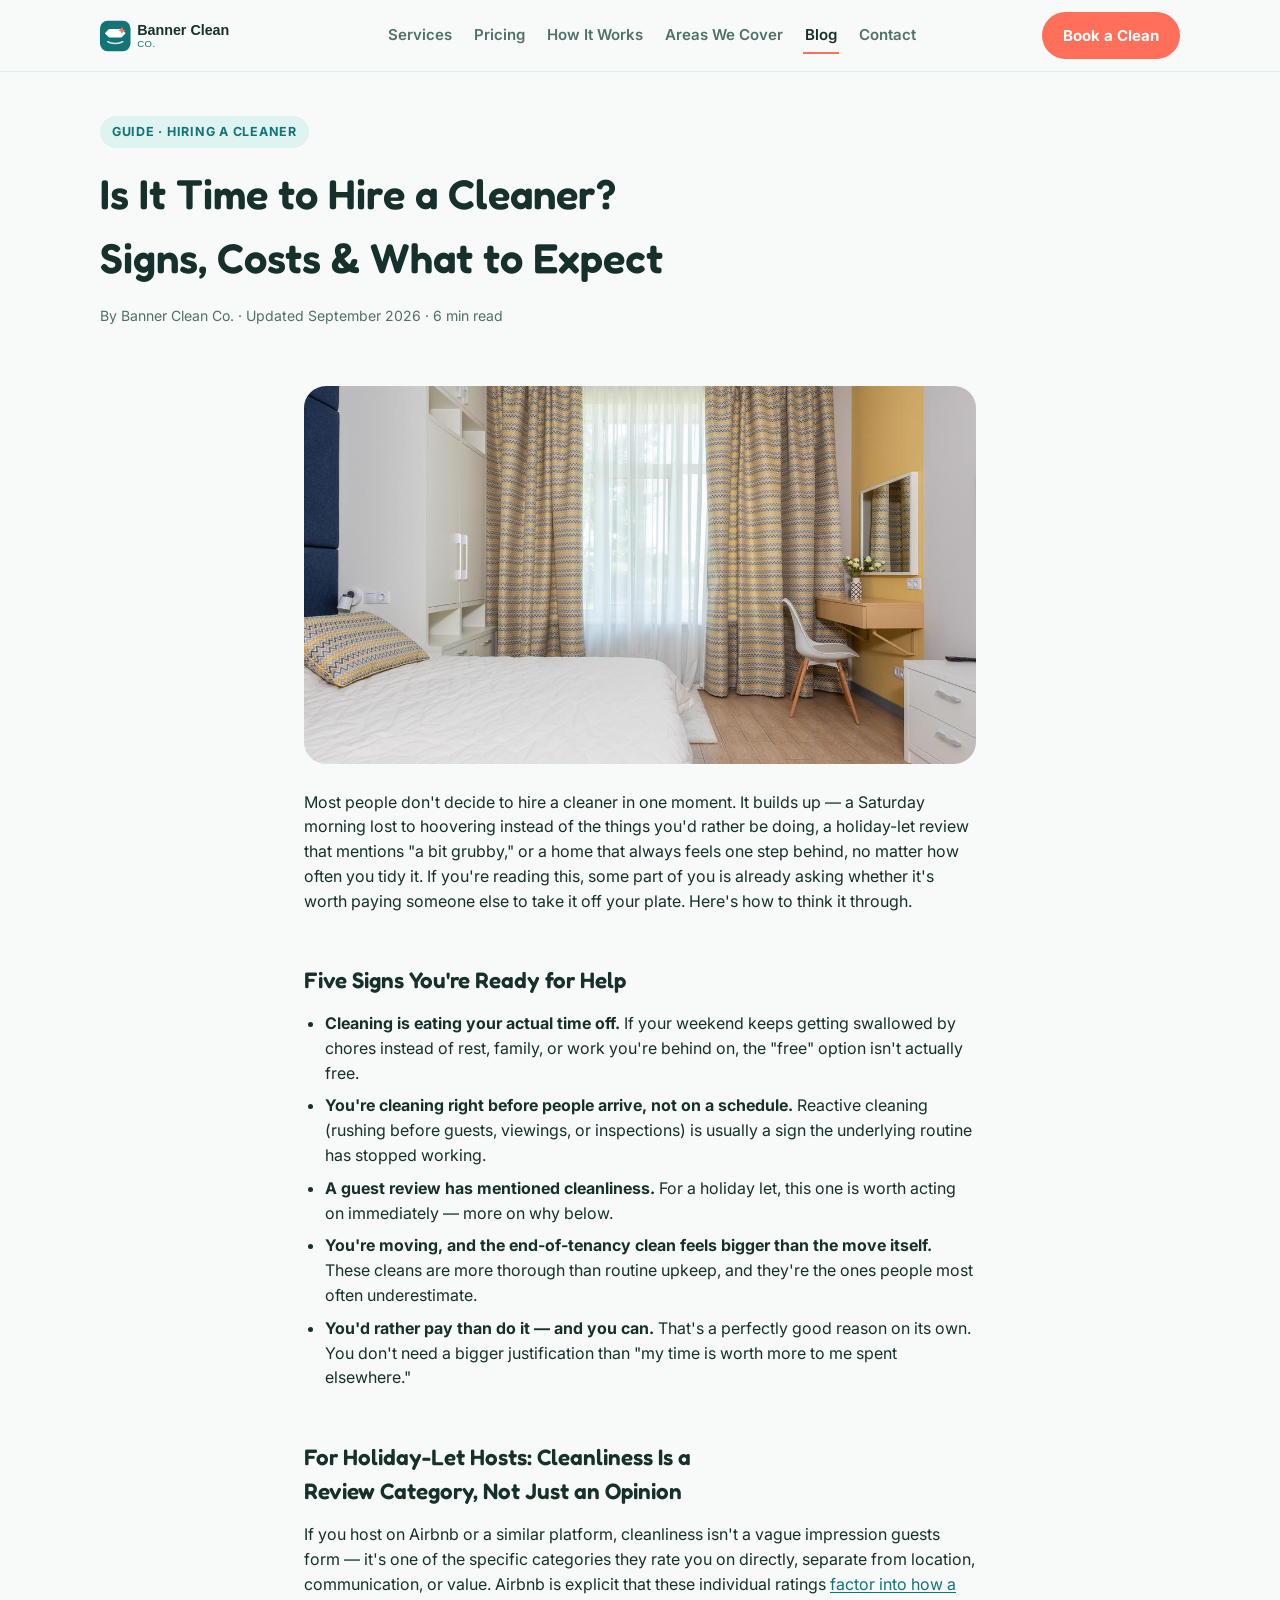
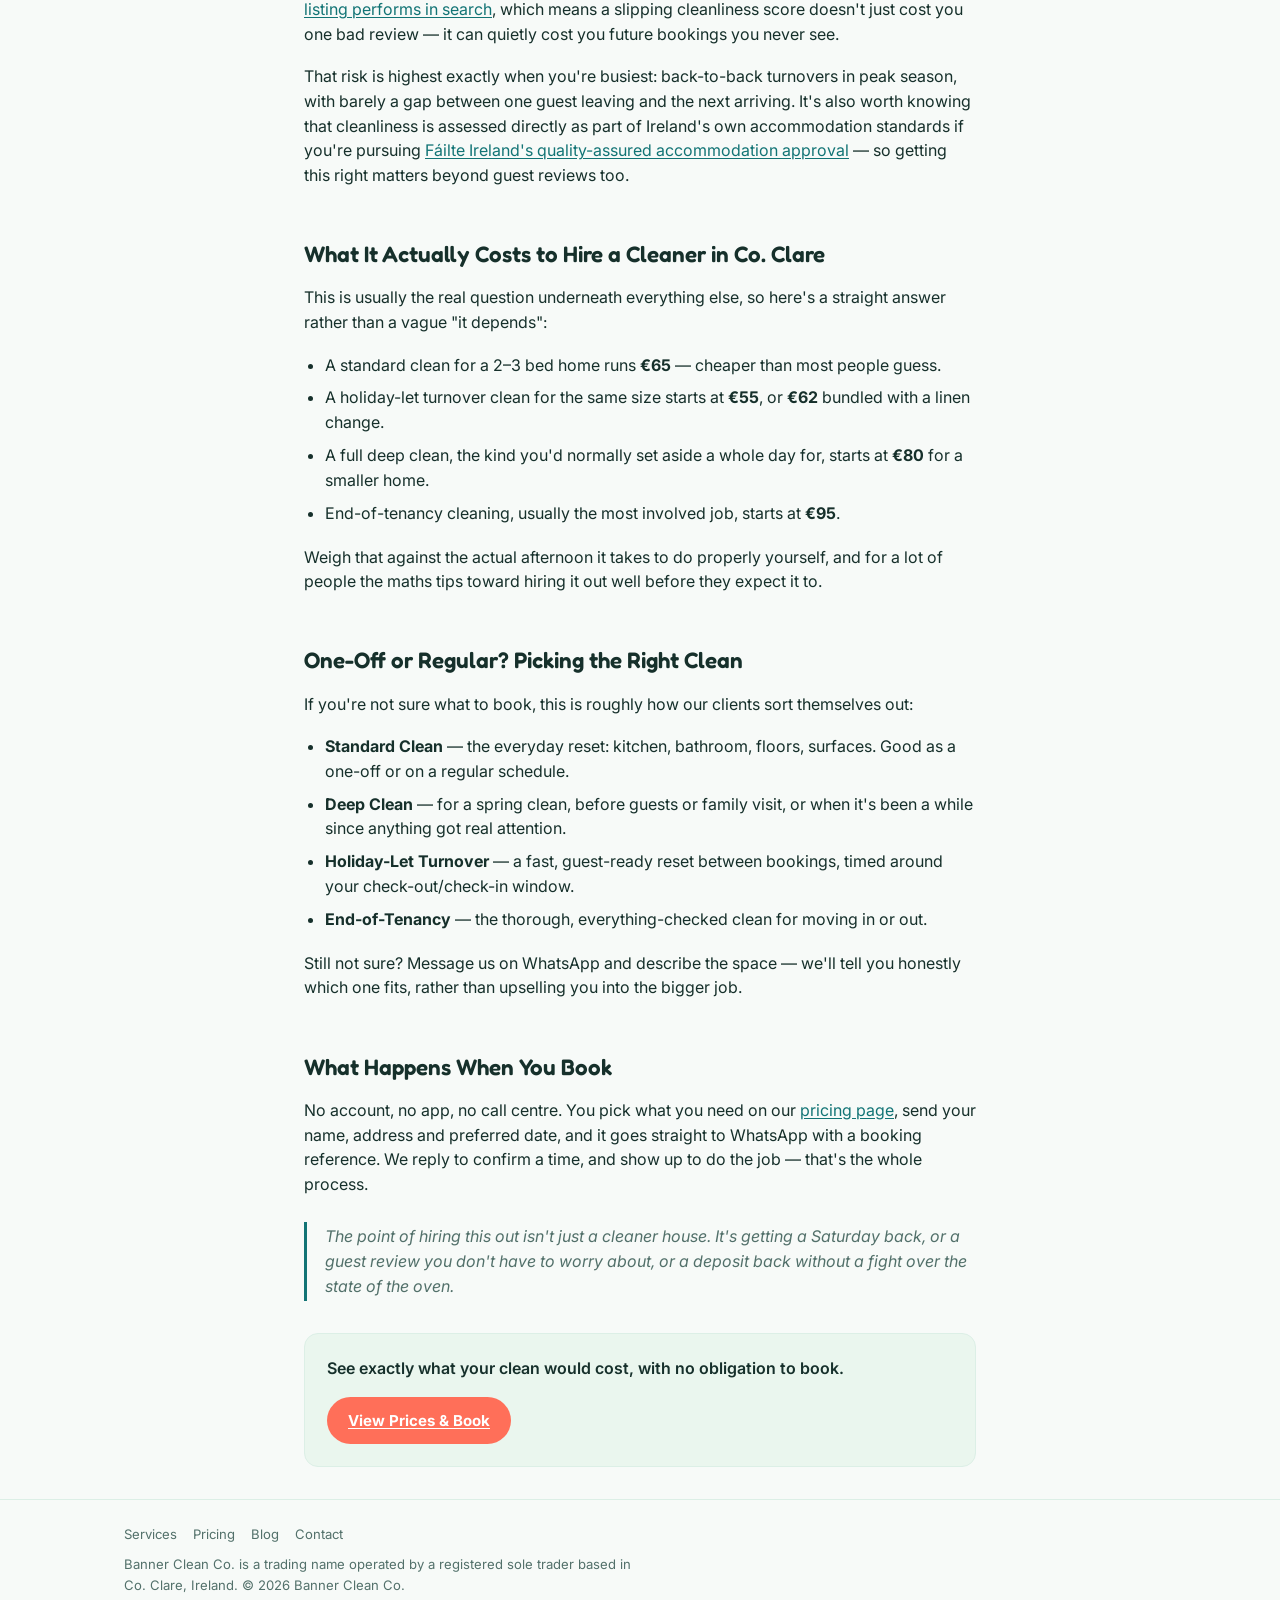
<file: blog/is-it-time-to-hire-a-cleaner-clare.html>
<!doctype html>
<html lang="en-IE">
<head>
<meta charset="utf-8">
<meta name="viewport" content="width=device-width, initial-scale=1">
<title>Is It Time to Hire a Cleaner? Signs, Costs &amp; What to Expect | Banner Clean Co.</title>
<meta name="description" content="Not sure whether to hire a cleaner or keep doing it yourself? Here's how to tell, what it costs in Co. Clare, and what happens when you book with Banner Clean Co.">
<link rel="canonical" href="https://bannercleanco.net/blog/is-it-time-to-hire-a-cleaner-clare.html">
<meta name="robots" content="index, follow">

<meta property="og:type" content="article">
<meta property="og:site_name" content="Banner Clean Co.">
<meta property="og:title" content="Is It Time to Hire a Cleaner? Signs, Costs & What to Expect">
<meta property="og:description" content="How to tell you're ready for professional help, what it costs in Co. Clare, and what happens when you book.">
<meta property="og:url" content="https://bannercleanco.net/blog/is-it-time-to-hire-a-cleaner-clare.html">
<meta name="twitter:card" content="summary_large_image">

<link rel="icon" type="image/svg+xml" href="../assets/logo-mark.svg">
<link rel="preconnect" href="https://fonts.googleapis.com">
<link rel="preconnect" href="https://fonts.gstatic.com" crossorigin>
<link href="https://fonts.googleapis.com/css2?family=Fredoka:wght@500;600;700&family=Inter:wght@400;500;600;700&display=swap" rel="stylesheet">
<link rel="stylesheet" href="../assets/style.css">

<script type="application/ld+json">
{
  "@context": "https://schema.org",
  "@type": "Article",
  "headline": "Is It Time to Hire a Cleaner? Signs, Costs & What to Expect in Co. Clare",
  "description": "How to tell you're ready for professional help, what it costs in Co. Clare, and what happens when you book with Banner Clean Co.",
  "author": { "@type": "Organization", "name": "Banner Clean Co." },
  "publisher": { "@type": "Organization", "name": "Banner Clean Co." },
  "mainEntityOfPage": "https://bannercleanco.net/blog/is-it-time-to-hire-a-cleaner-clare.html",
  "datePublished": "2026-09-07"
}
</script>
</head>
<body>

<header class="site">
  <div class="wrap nav">
    <a href="../index.html" class="brand plain">
      <img src="../assets/logo.svg" alt="Banner Clean Co. logo" width="170" height="40">
    </a>
    <nav class="links" id="primaryNav" aria-label="Primary">
      <a href="../index.html#services">Services</a>
      <a href="../index.html#pricing">Pricing</a>
      <a href="../index.html#how-it-works">How It Works</a>
      <a href="../index.html#area">Areas We Cover</a>
      <a href="index.html" class="active">Blog</a>
      <a href="../index.html#contact">Contact</a>
    </nav>
    <div class="nav-actions">
      <a href="../index.html#pricing" class="btn btn-primary">Book a Clean</a>
      <button type="button" id="navToggle" class="nav-toggle" aria-expanded="false" aria-controls="primaryNav" aria-label="Open menu">☰</button>
    </div>
  </div>
</header>

<main>
  <div class="article-head wrap">
    <span class="kicker">Guide · Hiring a Cleaner</span>
    <h1>Is It Time to Hire a Cleaner? Signs, Costs &amp; What to Expect</h1>
    <p class="article-meta">By Banner Clean Co. · Updated September 2026 · 6 min read</p>
  </div>

  <article class="wrap prose">

    <img class="article-cover-photo" src="[data-uri]" width="1200" height="823" alt="Freshly cleaned, bright bedroom — the standard of clean Banner Clean Co. delivers across Co. Clare" title="Banner Clean Co. — is it time to hire a cleaner?" loading="eager">

    <p>Most people don't decide to hire a cleaner in one moment. It builds up — a Saturday morning lost to hoovering instead of the things you'd rather be doing, a holiday-let review that mentions "a bit grubby," or a home that always feels one step behind, no matter how often you tidy it. If you're reading this, some part of you is already asking whether it's worth paying someone else to take it off your plate. Here's how to think it through.</p>

    <h2>Five Signs You're Ready for Help</h2>
    <ul>
      <li><strong>Cleaning is eating your actual time off.</strong> If your weekend keeps getting swallowed by chores instead of rest, family, or work you're behind on, the "free" option isn't actually free.</li>
      <li><strong>You're cleaning right before people arrive, not on a schedule.</strong> Reactive cleaning (rushing before guests, viewings, or inspections) is usually a sign the underlying routine has stopped working.</li>
      <li><strong>A guest review has mentioned cleanliness.</strong> For a holiday let, this one is worth acting on immediately — more on why below.</li>
      <li><strong>You're moving, and the end-of-tenancy clean feels bigger than the move itself.</strong> These cleans are more thorough than routine upkeep, and they're the ones people most often underestimate.</li>
      <li><strong>You'd rather pay than do it — and you can.</strong> That's a perfectly good reason on its own. You don't need a bigger justification than "my time is worth more to me spent elsewhere."</li>
    </ul>

    <h2>For Holiday-Let Hosts: Cleanliness Is a Review Category, Not Just an Opinion</h2>
    <p>If you host on Airbnb or a similar platform, cleanliness isn't a vague impression guests form — it's one of the specific categories they rate you on directly, separate from location, communication, or value. Airbnb is explicit that these individual ratings <a href="https://www.airbnb.com/help/article/13" target="_blank" rel="noopener noreferrer">factor into how a listing performs in search</a>, which means a slipping cleanliness score doesn't just cost you one bad review — it can quietly cost you future bookings you never see.</p>
    <p>That risk is highest exactly when you're busiest: back-to-back turnovers in peak season, with barely a gap between one guest leaving and the next arriving. It's also worth knowing that cleanliness is assessed directly as part of Ireland's own accommodation standards if you're pursuing <a href="https://www.failteireland.ie/en/quality-assured-accommodation/non-statutory-accommodation" target="_blank" rel="noopener noreferrer">Fáilte Ireland's quality-assured accommodation approval</a> — so getting this right matters beyond guest reviews too.</p>

    <h2>What It Actually Costs to Hire a Cleaner in Co. Clare</h2>
    <p>This is usually the real question underneath everything else, so here's a straight answer rather than a vague "it depends":</p>
    <ul>
      <li>A standard clean for a 2–3 bed home runs <strong>€65</strong> — cheaper than most people guess.</li>
      <li>A holiday-let turnover clean for the same size starts at <strong>€55</strong>, or <strong>€62</strong> bundled with a linen change.</li>
      <li>A full deep clean, the kind you'd normally set aside a whole day for, starts at <strong>€80</strong> for a smaller home.</li>
      <li>End-of-tenancy cleaning, usually the most involved job, starts at <strong>€95</strong>.</li>
    </ul>
    <p>Weigh that against the actual afternoon it takes to do properly yourself, and for a lot of people the maths tips toward hiring it out well before they expect it to.</p>

    <h2>One-Off or Regular? Picking the Right Clean</h2>
    <p>If you're not sure what to book, this is roughly how our clients sort themselves out:</p>
    <ul>
      <li><strong>Standard Clean</strong> — the everyday reset: kitchen, bathroom, floors, surfaces. Good as a one-off or on a regular schedule.</li>
      <li><strong>Deep Clean</strong> — for a spring clean, before guests or family visit, or when it's been a while since anything got real attention.</li>
      <li><strong>Holiday-Let Turnover</strong> — a fast, guest-ready reset between bookings, timed around your check-out/check-in window.</li>
      <li><strong>End-of-Tenancy</strong> — the thorough, everything-checked clean for moving in or out.</li>
    </ul>
    <p>Still not sure? Message us on WhatsApp and describe the space — we'll tell you honestly which one fits, rather than upselling you into the bigger job.</p>

    <h2>What Happens When You Book</h2>
    <p>No account, no app, no call centre. You pick what you need on our <a href="../index.html#pricing">pricing page</a>, send your name, address and preferred date, and it goes straight to WhatsApp with a booking reference. We reply to confirm a time, and show up to do the job — that's the whole process.</p>

    <blockquote>The point of hiring this out isn't just a cleaner house. It's getting a Saturday back, or a guest review you don't have to worry about, or a deposit back without a fight over the state of the oven.</blockquote>

    <div class="cta-box">
      <p>See exactly what your clean would cost, with no obligation to book.</p>
      <a href="../index.html#pricing" class="btn btn-primary">View Prices &amp; Book</a>
    </div>

  </article>
</main>

<footer class="site" style="padding-bottom:40px;">
  <div class="wrap">
    <div>
      <div class="foot-links">
        <a href="../index.html#services">Services</a>
        <a href="../index.html#pricing">Pricing</a>
        <a href="index.html">Blog</a>
        <a href="../index.html#contact">Contact</a>
      </div>
      <p class="legal">Banner Clean Co. is a trading name operated by a registered sole trader based in Co. Clare, Ireland. &copy; <span id="year"></span> Banner Clean Co.</p>
    </div>
  </div>
</footer>
<script src="../assets/nav.js"></script>
<script>document.getElementById("year").textContent = new Date().getFullYear();</script>
</body>
</html>
</file>
<file: assets/style.css>
/* ==========================================================================
   Banner Clean Co. — shared site styles
   ========================================================================== */

:root{
  --bg:#F7FAF8;
  --surface:#FFFFFF;
  --surface-2:#EAF6EE;
  --text:#16302B;
  --text-muted:#52706A;
  --accent:#FF6F59;
  --accent-strong:#E85A45;
  --accent-contrast:#FFFFFF;
  --secondary:#127475;
  --secondary-soft:#DFF3F1;
  --danger:#C0392B;
  --danger-soft:#FBE4E1;
  --border:#DCEFE6;
  --shadow: 0 12px 30px -18px rgba(22,48,43,0.35);
  --radius-lg:22px;
  --radius-md:14px;
  --radius-sm:9px;
}

*{ box-sizing:border-box; }
html{ -webkit-text-size-adjust:100%; scroll-behavior:smooth; overflow-x:hidden; }
body{ overflow-x:hidden; }
/* keep the sticky header from covering a section's heading when jumping to an anchor */
section, .article-head{ scroll-margin-top:96px; }
body{
  margin:0;
  background:var(--bg);
  color:var(--text);
  font-family:"Inter", system-ui, -apple-system, "Segoe UI", sans-serif;
  line-height:1.55;
  -webkit-font-smoothing:antialiased;
}
h1,h2,h3,.display{
  font-family:"Fredoka","Inter",system-ui,sans-serif;
  font-weight:600;
  text-wrap:balance;
  margin:0;
  color:var(--text);
}
p{ margin:0 0 1em; }
a{ color:var(--secondary); }
a.plain{ color:inherit; text-decoration:none; }
button{ font-family:inherit; }
img,svg{ max-width:100%; display:block; }
:focus-visible{ outline:3px solid var(--accent); outline-offset:2px; border-radius:6px; }

.wrap{ max-width:1080px; margin:0 auto; padding:0 24px; }
.visually-hidden{ position:absolute; width:1px; height:1px; overflow:hidden; clip:rect(0,0,0,0); white-space:nowrap; }

@media (prefers-reduced-motion: reduce){
  html{ scroll-behavior:auto; }
  *{ animation-duration:0.001ms !important; transition-duration:0.001ms !important; }
}

/* ---------- Nav ---------- */
header.site{
  position:sticky; top:0; z-index:40;
  background:color-mix(in srgb, var(--bg) 90%, transparent);
  backdrop-filter:blur(10px);
  border-bottom:1px solid var(--border);
}
.nav{ display:flex; align-items:center; justify-content:space-between; padding:12px 0; gap:16px; }
.brand{ display:flex; align-items:center; gap:10px; text-decoration:none; }
.brand img{ height:38px; width:auto; }
nav.links{ display:flex; gap:18px; }
nav.links a{ text-decoration:none; font-weight:600; font-size:0.94rem; color:var(--text-muted); padding:6px 2px; border-bottom:2px solid transparent; white-space:nowrap; }
nav.links a:hover, nav.links a.active{ color:var(--text); border-color:var(--accent); }
.nav-actions{ display:flex; align-items:center; gap:10px; }
.nav-toggle{
  display:none; background:none; border:1px solid var(--border); border-radius:10px;
  width:42px; height:42px; align-items:center; justify-content:center;
  font-size:1.35rem; line-height:1; cursor:pointer; color:var(--text); flex:0 0 auto;
}
.cart-btn-label{ display:inline; }

.btn{
  display:inline-flex; align-items:center; justify-content:center; gap:8px;
  border-radius:999px; border:1px solid transparent; cursor:pointer; text-decoration:none;
  font-weight:700; font-size:0.94rem; padding:11px 20px; white-space:nowrap;
  transition:transform 0.15s ease, background 0.15s ease, border-color .15s ease;
}
.btn:active{ transform:scale(0.97); }
.btn-primary{ background:var(--accent); color:var(--accent-contrast); }
.btn-primary:hover{ background:var(--accent-strong); }
.btn-ghost{ background:transparent; color:var(--text); border-color:var(--border); }
.btn-ghost:hover{ border-color:var(--accent); }
.btn-sm{ padding:7px 13px; font-size:0.82rem; }
.btn-block{ width:100%; }
.btn[disabled]{ opacity:0.5; cursor:not-allowed; }

.cart-btn{ position:relative; }
.cart-badge{
  position:absolute; top:-6px; right:-6px; background:var(--danger); color:#fff;
  font-size:0.68rem; font-weight:700; min-width:18px; height:18px; border-radius:999px;
  display:flex; align-items:center; justify-content:center; padding:0 4px;
}

/* ---------- Hero ---------- */
.hero{ padding:56px 0 48px; }
.hero-inner{ display:grid; grid-template-columns:1.05fr 0.95fr; gap:44px; align-items:center; }
.kicker{
  display:inline-block; font-size:0.78rem; font-weight:700; letter-spacing:0.06em; text-transform:uppercase;
  color:var(--secondary); background:var(--secondary-soft); padding:6px 12px; border-radius:999px; margin-bottom:16px;
}
.hero h1{ font-size:clamp(2rem, 4vw, 2.9rem); letter-spacing:-0.01em; }
.hero p.lead{ color:var(--text-muted); font-size:1.08rem; max-width:48ch; margin:16px 0 26px; }
.hero-actions{ display:flex; gap:14px; flex-wrap:wrap; }
.trust-row{ display:flex; flex-wrap:wrap; gap:10px 22px; margin-top:26px; font-size:0.85rem; color:var(--text-muted); }
.trust-row span{ display:flex; align-items:center; gap:6px; }
.trust-row span::before{ content:"✓"; color:var(--secondary); font-weight:700; }

/* image placeholder block — swap for a real <img> once you have photos */
.img-placeholder{
  border:2px dashed var(--border); border-radius:var(--radius-lg); background:var(--surface-2);
  display:flex; flex-direction:column; align-items:center; justify-content:center; text-align:center;
  color:var(--text-muted); gap:8px; padding:24px; aspect-ratio:4/3; width:100%;
}
.img-placeholder .ph-icon{ font-size:2rem; }
.img-placeholder small{ max-width:28ch; font-size:0.78rem; line-height:1.4; }

/* real photos (embedded inline as data URIs — no separate image files/folders) */
/* height:auto is required here to override the width/height HTML attributes on
   the <img> tags (kept only to prevent layout shift before the image paints) —
   without it the browser locks in the raw photo's own height and ignores aspect-ratio. */
.hero-photo{
  width:100%; height:auto; aspect-ratio:4/3; object-fit:cover; display:block;
  border-radius:var(--radius-lg); box-shadow:var(--shadow);
}
.blog-card-photo{ width:100%; height:auto; aspect-ratio:16/9; object-fit:cover; display:block; }
.article-cover-photo{
  width:100%; height:auto; aspect-ratio:16/9; object-fit:cover; display:block;
  border-radius:var(--radius-lg); margin:1.6em 0;
}

/* ---------- Generic sections ---------- */
section{ padding:52px 0; border-top:1px solid var(--border); }
.section-title{ font-size:clamp(1.5rem,2.6vw,2rem); letter-spacing:-0.01em; margin-bottom:10px; }
.section-sub{ color:var(--text-muted); margin-bottom:32px; max-width:60ch; }

/* ---------- Service / pricing cards ---------- */
.cards-grid{ display:grid; grid-template-columns:repeat(2,1fr); gap:18px; }
.svc-card{
  background:var(--surface); border:1px solid var(--border); border-radius:var(--radius-md);
  padding:22px; display:flex; flex-direction:column; gap:10px;
}
.svc-card h3{ font-size:1.08rem; }
.svc-card p{ color:var(--text-muted); font-size:0.92rem; margin:0; }
.price-line{ display:flex; justify-content:space-between; align-items:center; margin-top:auto; padding-top:8px; border-top:1px dashed var(--border); gap:10px; }
.svc-card .price{ font-weight:700; font-family:"Fredoka",sans-serif; color:var(--secondary); }

.option-row{ display:flex; align-items:center; padding:10px 0; border-bottom:1px solid var(--border); gap:14px; }
.option-row:last-child{ border-bottom:0; }
.option-row > div:first-child{ flex:1 1 auto; min-width:0; }
.option-name{ font-weight:600; font-size:0.95rem; }
.option-desc{ color:var(--text-muted); font-size:0.82rem; margin-top:2px; }
.option-price{ font-weight:700; white-space:nowrap; font-family:"Fredoka",sans-serif; flex:0 0 64px; text-align:right; }
.option-row .btn{ flex:0 0 auto; min-width:148px; }

.bundle-card{
  background:linear-gradient(160deg, var(--secondary-soft), var(--surface) 60%);
  border:1px solid var(--border); border-radius:var(--radius-lg); padding:22px;
}
.bundle-card h3{ font-size:1.1rem; margin-bottom:6px; }
.bundle-card .save-tag{ display:inline-block; background:var(--accent); color:#fff; font-size:0.72rem; font-weight:700; padding:3px 10px; border-radius:999px; margin-bottom:10px; }

.steps-grid{ display:grid; grid-template-columns:repeat(3,1fr); gap:20px; }
.step-card{ background:var(--surface); border:1px solid var(--border); border-radius:var(--radius-md); padding:22px; display:flex; flex-direction:column; gap:10px; }
.step-num{ width:32px; height:32px; border-radius:50%; background:var(--secondary-soft); color:var(--secondary); font-weight:700; font-family:"Fredoka",sans-serif; display:flex; align-items:center; justify-content:center; font-size:0.9rem; }
.step-card p{ color:var(--text-muted); font-size:0.94rem; margin:0; }

.area-tags{ display:flex; flex-wrap:wrap; gap:8px; }
.area-tags span{ background:var(--surface-2); color:var(--secondary); border-radius:999px; padding:6px 14px; font-size:0.86rem; font-weight:600; }

/* ---------- Blog teaser + listing ---------- */
.blog-grid{ display:grid; grid-template-columns:repeat(2,1fr); gap:20px; }
.blog-card{ background:var(--surface); border:1px solid var(--border); border-radius:var(--radius-md); overflow:hidden; text-decoration:none; color:inherit; display:flex; flex-direction:column; }
.blog-card .img-placeholder{ border-radius:0; border-width:0 0 1px; aspect-ratio:16/9; }
.blog-card .blog-card-body{ padding:18px; display:flex; flex-direction:column; gap:8px; }
.blog-card h3{ font-size:1.02rem; }
.blog-card p{ color:var(--text-muted); font-size:0.88rem; margin:0; }
.blog-card .read-more{ font-weight:700; color:var(--accent); font-size:0.85rem; margin-top:auto; }
.blog-meta{ font-size:0.78rem; color:var(--text-muted); text-transform:uppercase; letter-spacing:0.04em; }

/* ---------- Article prose ---------- */
.article-head{ padding:44px 0 20px; }
.article-head .kicker{ margin-bottom:14px; }
.article-head h1{ font-size:clamp(1.9rem,4vw,2.6rem); }
.article-meta{ color:var(--text-muted); font-size:0.88rem; margin-top:14px; }
.prose{ max-width:72ch; margin:0 auto; }
.prose h2{ font-size:1.4rem; margin-top:2.2em; margin-bottom:0.6em; }
.prose h3{ font-size:1.12rem; margin-top:1.6em; margin-bottom:0.5em; }
.prose p{ margin-bottom:1.1em; }
.prose ul, .prose ol{ margin:0 0 1.2em; padding-left:1.3em; }
.prose li{ margin-bottom:0.5em; }
.prose a{ text-decoration:underline; text-underline-offset:2px; }
.prose blockquote{ border-left:3px solid var(--secondary); margin:1.6em 0; padding:2px 0 2px 18px; color:var(--text-muted); font-style:italic; }
.prose .img-placeholder{ margin:1.6em 0; }
.cta-box{ background:var(--surface-2); border:1px solid var(--border); border-radius:var(--radius-md); padding:22px; margin:2em 0; display:flex; flex-wrap:wrap; align-items:center; gap:16px; justify-content:space-between; }
.cta-box p{ margin:0; font-weight:600; }

/* ---------- Cart bar (mobile-first sticky) ---------- */
.cart-bar{
  position:fixed; left:0; right:0; bottom:0; z-index:50;
  background:var(--surface); border-top:1px solid var(--border);
  box-shadow:0 -12px 24px -20px rgba(0,0,0,0.35);
  padding:12px 20px; display:none; align-items:center; justify-content:space-between; gap:14px;
  padding-bottom:calc(12px + env(safe-area-inset-bottom, 0px));
}
.cart-bar.show{ display:flex; }
.cart-bar-total{ font-weight:700; }
.cart-bar-total small{ display:block; color:var(--text-muted); font-weight:500; font-size:0.75rem; }

/* ---------- Modal / overlay ---------- */
.overlay{
  position:fixed; inset:0; background:rgba(15,30,26,0.5); backdrop-filter:blur(2px);
  display:none; align-items:flex-end; justify-content:center; z-index:60; padding:0;
}
.overlay.show{ display:flex; }
.panel{
  background:var(--bg); width:100%; max-width:520px; max-height:92vh; overflow-y:auto;
  border-radius:22px 22px 0 0; padding:24px; box-shadow:var(--shadow);
  padding-bottom:calc(24px + env(safe-area-inset-bottom, 0px));
}
@media (min-width:640px){
  .overlay{ align-items:center; padding:24px; }
  .panel{ border-radius:var(--radius-lg); padding-bottom:24px; }
}
.panel-head{ display:flex; align-items:center; justify-content:space-between; margin-bottom:18px; }
.panel-head h2{ font-size:1.3rem; }
.icon-btn{ background:none; border:0; cursor:pointer; font-size:1.3rem; color:var(--text-muted); line-height:1; padding:4px; }
.icon-btn:hover{ color:var(--text); }

.svc-picker-group{ margin-bottom:22px; }
.svc-picker-group h4{ font-size:0.8rem; text-transform:uppercase; letter-spacing:0.05em; color:var(--secondary); margin-bottom:10px; }
.svc-pick-row{ display:flex; justify-content:space-between; align-items:center; gap:10px; padding:10px 0; border-bottom:1px solid var(--border); }
.svc-pick-row:last-child{ border-bottom:0; }
.svc-pick-name{ font-weight:600; font-size:0.92rem; }
.svc-pick-price{ color:var(--text-muted); font-size:0.82rem; }
.qty-stepper{ display:flex; align-items:center; border:1px solid var(--border); border-radius:999px; }
.qty-stepper button{ width:32px; height:32px; border:0; background:transparent; cursor:pointer; font-size:1.05rem; color:var(--text); }
.qty-stepper span{ min-width:18px; text-align:center; font-weight:700; font-size:0.88rem; }

.cart-line{ display:flex; gap:12px; padding:12px 0; border-bottom:1px solid var(--border); align-items:center; }
.cart-line-name{ font-weight:600; font-size:0.95rem; }
.cart-line-price{ color:var(--text-muted); font-size:0.85rem; }
.cart-line-remove{ background:none; border:0; color:var(--danger); font-size:0.8rem; font-weight:700; cursor:pointer; padding:0; }
.cart-empty{ color:var(--text-muted); text-align:center; padding:32px 0; }

.totals-row{ display:flex; justify-content:space-between; padding:6px 0; font-size:0.95rem; }
.totals-row.grand{ font-weight:700; font-size:1.1rem; border-top:1px solid var(--border); margin-top:8px; padding-top:14px; }

.field{ margin-bottom:16px; }
.field label{ display:block; font-weight:600; font-size:0.88rem; margin-bottom:6px; }
.field input, .field textarea{
  width:100%; padding:11px 13px; border-radius:var(--radius-sm); border:1px solid var(--border);
  background:var(--surface); color:var(--text); font-size:0.95rem; font-family:inherit;
}
.field input:focus, .field textarea:focus{ border-color:var(--accent); }
.field.error input, .field.error textarea{ border-color:var(--danger); }
.field .err-msg{ color:var(--danger); font-size:0.78rem; margin-top:4px; display:none; }
.field.error .err-msg{ display:block; }
textarea{ resize:vertical; min-height:64px; }
.field-hint{ color:var(--text-muted); font-size:0.78rem; margin-top:4px; }

.confirm-icon{
  width:56px; height:56px; border-radius:50%; background:var(--secondary-soft); color:var(--secondary);
  display:flex; align-items:center; justify-content:center; font-size:1.6rem; margin-bottom:14px;
}
.confirm-order-num{
  background:var(--surface-2); border-radius:var(--radius-sm); padding:12px 14px; margin:14px 0;
  display:flex; justify-content:space-between; align-items:center;
}
.confirm-order-num .val{ font-weight:700; font-size:1.05rem; font-family:"Fredoka",sans-serif; }

/* ---------- Contact / footer ---------- */
.contact-grid{ display:grid; grid-template-columns:repeat(2,1fr); gap:20px; }
.contact-card{ background:var(--surface); border:1px solid var(--border); border-radius:var(--radius-md); padding:20px; }
.contact-card h3{ font-size:0.82rem; text-transform:uppercase; letter-spacing:0.05em; color:var(--secondary); font-weight:700; margin-bottom:8px; }
.contact-card p{ margin:0; font-size:0.98rem; }
.whatsapp-link{ color:var(--accent); font-weight:700; text-decoration:none; }
.whatsapp-link:hover{ text-decoration:underline; }

footer.site{ border-top:1px solid var(--border); padding:24px 0 90px; color:var(--text-muted); font-size:0.82rem; }
footer.site .wrap{ display:flex; justify-content:space-between; gap:16px; flex-wrap:wrap; }
footer.site .foot-links{ display:flex; gap:16px; flex-wrap:wrap; }
footer.site .foot-links a{ color:var(--text-muted); text-decoration:none; }
footer.site .foot-links a:hover{ color:var(--text); }
footer.site .legal{ max-width:64ch; margin-top:10px; }

@media (max-width:960px){
  .hero-inner{ grid-template-columns:1fr; }
  .cards-grid{ grid-template-columns:1fr; }
  .steps-grid{ grid-template-columns:1fr; }
  .contact-grid{ grid-template-columns:1fr; }
  .blog-grid{ grid-template-columns:1fr; }

  /* ---- mobile nav: collapsible dropdown instead of a hidden menu ---- */
  .nav{ flex-wrap:wrap; }
  .nav-toggle{ display:inline-flex; order:3; }
  .nav-actions{ order:2; gap:8px; }
  .nav-actions .btn-primary{ display:none; } /* "Book a Clean" — reachable via the Pricing link in the menu */
  .cart-btn-label{ display:none; } /* keep just the basket icon + badge to save space */
  nav.links{
    display:none;
    flex-direction:column;
    width:100%;
    order:4;
    gap:0;
    margin-top:10px;
    padding-top:6px;
    border-top:1px solid var(--border);
  }
  nav.links.open{ display:flex; }
  nav.links a{ padding:13px 4px; border-bottom:1px solid var(--border); }
  nav.links a:last-child{ border-bottom:0; }
}

@media (max-width:420px){
  .brand img{ height:32px; }
}

/* ---- pricing rows: stack the button on its own line on narrow phones ---- */
@media (max-width:560px){
  .option-row{ flex-wrap:wrap; row-gap:10px; }
  .option-row > div:first-child{ flex:1 1 100%; }
  .option-price{ flex:0 0 auto; text-align:left; }
  .option-row .btn{ flex:1 1 auto; min-width:0; margin-left:auto; }
}
</file>
